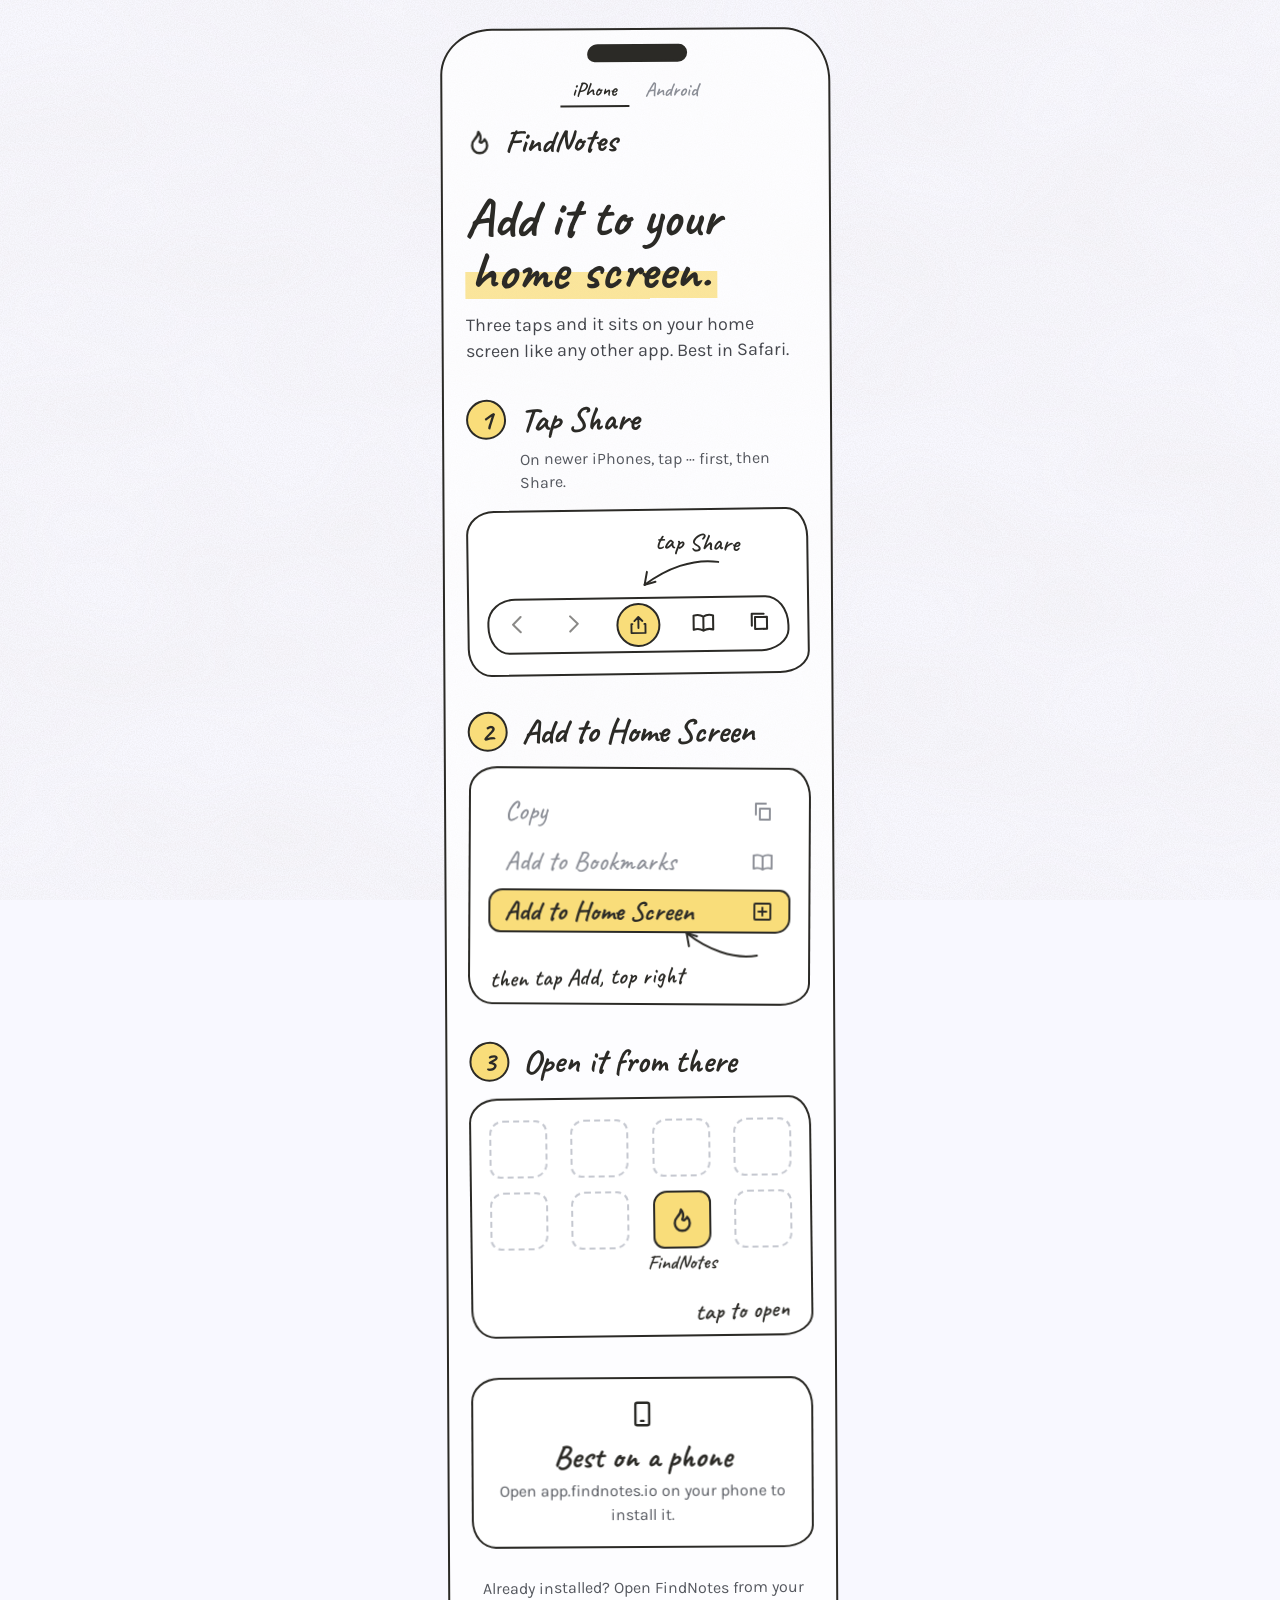
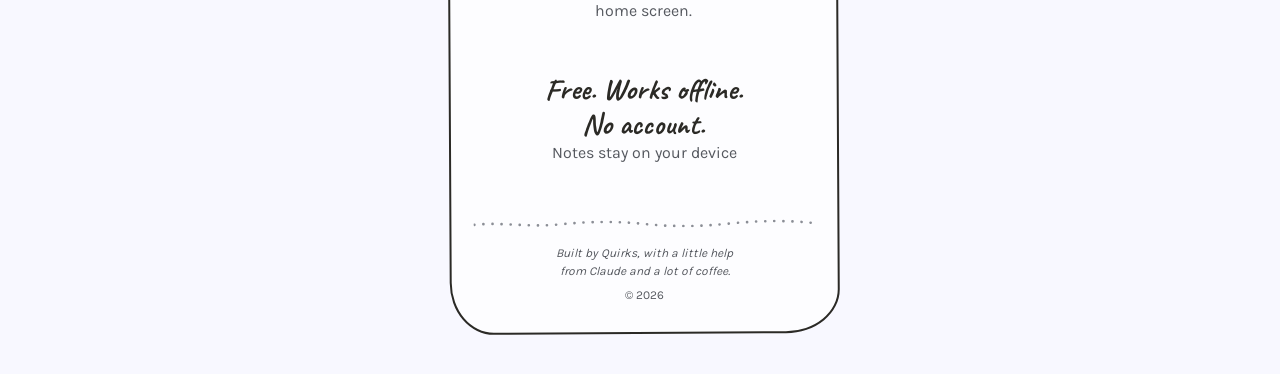
<file: index.html>
<!doctype html>
<html lang="en">
<head>
  <meta charset="utf-8">
  <!-- Only this site's own files may load or run: no inline scripts, nothing from elsewhere. -->
  <meta http-equiv="Content-Security-Policy" content="default-src 'self'; script-src 'self'; style-src 'self'; img-src 'self'; object-src 'none'; base-uri 'none'; form-action 'none'">
  <!-- First: a browser tab goes to the install page before anything is drawn (see gate.js). -->
  <script src="gate.js"></script>
  <meta name="viewport" content="width=device-width, initial-scale=1, viewport-fit=cover">
  <title>FindNotes</title>
  <meta name="description" content="Lists that can grow into notes.">
  <meta name="color-scheme" content="dark">
  <meta name="theme-color" content="#15181a">
  <!-- After theme-color, so it can set that too -->
  <script src="theme.js"></script>
  <link rel="icon" href="icon.svg" type="image/svg+xml">
  <link rel="manifest" href="manifest.webmanifest">
  <link rel="apple-touch-icon" href="apple-touch-icon.png">
  <!-- iPhones ignore the manifest's background_color and show white while the app starts,
       unless there is a launch image the exact size of the screen. One per iPhone screen size. -->
  <link rel="apple-touch-startup-image" href="splash/launch-1320x2868.png" media="(device-width: 440px) and (device-height: 956px) and (-webkit-device-pixel-ratio: 3) and (orientation: portrait)">
  <link rel="apple-touch-startup-image" href="splash/launch-1290x2796.png" media="(device-width: 430px) and (device-height: 932px) and (-webkit-device-pixel-ratio: 3) and (orientation: portrait)">
  <link rel="apple-touch-startup-image" href="splash/launch-1284x2778.png" media="(device-width: 428px) and (device-height: 926px) and (-webkit-device-pixel-ratio: 3) and (orientation: portrait)">
  <link rel="apple-touch-startup-image" href="splash/launch-1260x2736.png" media="(device-width: 420px) and (device-height: 912px) and (-webkit-device-pixel-ratio: 3) and (orientation: portrait)">
  <link rel="apple-touch-startup-image" href="splash/launch-1242x2688.png" media="(device-width: 414px) and (device-height: 896px) and (-webkit-device-pixel-ratio: 3) and (orientation: portrait)">
  <link rel="apple-touch-startup-image" href="splash/launch-1242x2208.png" media="(device-width: 414px) and (device-height: 736px) and (-webkit-device-pixel-ratio: 3) and (orientation: portrait)">
  <link rel="apple-touch-startup-image" href="splash/launch-1206x2622.png" media="(device-width: 402px) and (device-height: 874px) and (-webkit-device-pixel-ratio: 3) and (orientation: portrait)">
  <link rel="apple-touch-startup-image" href="splash/launch-1179x2556.png" media="(device-width: 393px) and (device-height: 852px) and (-webkit-device-pixel-ratio: 3) and (orientation: portrait)">
  <link rel="apple-touch-startup-image" href="splash/launch-1170x2532.png" media="(device-width: 390px) and (device-height: 844px) and (-webkit-device-pixel-ratio: 3) and (orientation: portrait)">
  <link rel="apple-touch-startup-image" href="splash/launch-1125x2436.png" media="(device-width: 375px) and (device-height: 812px) and (-webkit-device-pixel-ratio: 3) and (orientation: portrait)">
  <link rel="apple-touch-startup-image" href="splash/launch-828x1792.png" media="(device-width: 414px) and (device-height: 896px) and (-webkit-device-pixel-ratio: 2) and (orientation: portrait)">
  <link rel="apple-touch-startup-image" href="splash/launch-750x1334.png" media="(device-width: 375px) and (device-height: 667px) and (-webkit-device-pixel-ratio: 2) and (orientation: portrait)">
  <meta name="apple-mobile-web-app-capable" content="yes">
  <meta name="mobile-web-app-capable" content="yes">
  <meta name="apple-mobile-web-app-title" content="FindNotes">
  <meta name="apple-mobile-web-app-status-bar-style" content="black-translucent">
  <link rel="stylesheet" href="styles.css">
  <!-- Fetch all the modules at once, instead of finding db.js and editor.js only after app.js has loaded -->
  <link rel="modulepreload" href="app.js">
  <link rel="modulepreload" href="db.js">
  <link rel="modulepreload" href="editor.js">
</head>
<body>
  <!-- The opening screen: the flame draws itself, then the name appears, in the theme's colours.
       app.js fades it out once the lists are ready (at least 1.7 seconds after launch).
       Its first frame is the empty screen, the same as the iPhone launch images in splash/. -->
  <div class="boot" id="boot" aria-hidden="true">
    <svg class="boot-flame" viewBox="0 0 24 24">
      <path pathLength="1" d="M12 12c2-2.96 0-7-1-8 0 3.038-1.773 4.741-3 6-1.226 1.26-2 3.24-2 5a6 6 0 1 0 12 0c0-1.532-1.056-3.94-2-5-1.786 3-2.791 3-4 2z"/>
    </svg>
    <div class="boot-name">FindNotes</div>
  </div>

  <!-- Icon sprite: define each icon once, reuse it with <use> -->
  <svg class="sprite" width="0" height="0" aria-hidden="true">
    <symbol id="i-flame" viewBox="0 0 24 24">
      <path d="M12 12c2-2.96 0-7-1-8 0 3.038-1.773 4.741-3 6-1.226 1.26-2 3.24-2 5a6 6 0 1 0 12 0c0-1.532-1.056-3.94-2-5-1.786 3-2.791 3-4 2z"/>
    </symbol>
    <symbol id="i-search" viewBox="0 0 24 24">
      <circle cx="10" cy="10" r="6.5"/><path d="M20 20l-5.2-5.2"/>
    </symbol>
    <symbol id="i-dots" viewBox="0 0 24 24">
      <circle cx="5" cy="12" r="1.2"/><circle cx="12" cy="12" r="1.2"/><circle cx="19" cy="12" r="1.2"/>
    </symbol>
    <symbol id="i-plus" viewBox="0 0 24 24">
      <path d="M12 5v14M5 12h14"/>
    </symbol>
    <symbol id="i-check" viewBox="0 0 24 24">
        <path d="M5 12.5l4.5 4.5L19 7.5"/>
    </symbol>
    <symbol id="i-clock" viewBox="0 0 24 24">
        <path d="M12 3a9 9 0 1 0 0 18 9 9 0 0 0 0-18zM12 7v5l3 2"/>
    </symbol>
    <symbol id="i-archive" viewBox="0 0 24 24">
        <path d="M3.5 5h17v4h-17zM5 9v10a1 1 0 0 0 1 1h12a1 1 0 0 0 1-1V9M10 13h4"/>
    </symbol>
    <symbol id="i-restore" viewBox="0 0 24 24">
        <path d="M3 12a9 9 0 1 0 2.6-6.4L3 8M3 3v5h5"/>
    </symbol>
    <symbol id="i-out" viewBox="0 0 24 24">
        <path d="M7 17L17 7M9 7h8v8"/>
    </symbol>
    <symbol id="i-back" viewBox="0 0 24 24">
        <path d="M15 5l-7 7 7 7"/>
    </symbol>
    <symbol id="i-bullets" viewBox="0 0 24 24"><g fill="none" stroke="currentColor" stroke-width="1.8" stroke-linecap="round"><path d="M9 6h11M9 12h11M9 18h11"/></g><g fill="currentColor"><circle cx="4.5" cy="6" r="1.4"/><circle cx="4.5" cy="12" r="1.4"/><circle cx="4.5" cy="18" r="1.4"/></g></symbol>
    <symbol id="i-task" viewBox="0 0 24 24"><g fill="none" stroke="currentColor" stroke-width="1.8" stroke-linecap="round" stroke-linejoin="round"><rect x="3.5" y="3.5" width="17" height="17" rx="4.5"/><path d="M8 12.3l2.7 2.7L16.2 9.4"/></g></symbol>
    <symbol id="i-grip" viewBox="0 0 24 24">
        <path d="M5 9h14M5 15h14"/>
    </symbol>
    <symbol id="i-flip" viewBox="0 0 24 24">
        <path d="M4 8h14l-3-3M20 16H6l3 3"/>
    </symbol>
    <symbol id="i-close" viewBox="0 0 24 24">
        <path d="M6 6l12 12M18 6L6 18"/>
    </symbol>
    <symbol id="i-note" viewBox="0 0 24 24">
        <path d="M6 3h9l4 4v13a1 1 0 0 1-1 1H6a1 1 0 0 1-1-1V4a1 1 0 0 1 1-1zM14 3v5h5M8.5 13h7M8.5 17h5"/>
    </symbol>
    <symbol id="i-bookmark" viewBox="0 0 24 24">
        <path d="M7 4h10a1 1 0 0 1 1 1v15l-6-4-6 4V5a1 1 0 0 1 1-1z"/>
    </symbol>
    <symbol id="i-trash" viewBox="0 0 24 24">
        <path d="M4 7h16M10 11v6M14 11v6M5 7l1 12a2 2 0 0 0 2 2h8a2 2 0 0 0 2-2l1-12M9 7V4h6v3"/>
    </symbol>
    <symbol id="i-eraser" viewBox="0 0 24 24">
        <path d="M8.5 19.5 4 15a1.5 1.5 0 0 1 0-2.1l8.9-8.9a1.5 1.5 0 0 1 2.1 0l5 5a1.5 1.5 0 0 1 0 2.1l-8 8.4M9.5 9.5l6 6M8.5 19.5H20"/>
    </symbol>
    <symbol id="i-list" viewBox="0 0 24 24">
      <path d="M9 6h11M9 12h11M9 18h11M4.5 6h.01M4.5 12h.01M4.5 18h.01"/>
    </symbol>
    <symbol id="i-compass" viewBox="0 0 24 24">
      <circle cx="12" cy="12" r="9"/><path d="M15.5 8.5l-2 5-5 2 2-5z"/>
    </symbol>
    <symbol id="i-mountain" viewBox="0 0 24 24">
      <path d="M3 19L9.5 8l3.5 5.5 2-3L21 19H3z"/>
    </symbol>
    <symbol id="i-map" viewBox="0 0 24 24">
      <path d="M9 4L3 6.5V20l6-2.5 6 2.5 6-2.5V4l-6 2.5L9 4zM9 4v13.5M15 6.5V20"/>
    </symbol>
    <symbol id="i-tent" viewBox="0 0 24 24">
      <path d="M3 19L12 5l9 14H3zM12 5v14"/>
    </symbol>
    <symbol id="i-anchor" viewBox="0 0 24 24">
      <circle cx="12" cy="5" r="2"/><path d="M12 7v13M6 12H4c0 4.4 3.6 8 8 8s8-3.6 8-8h-2M9 11h6"/>
    </symbol>
    <symbol id="i-moon" viewBox="0 0 24 24">
      <path d="M20 14.5A8 8 0 1 1 9.5 4a6.5 6.5 0 0 0 10.5 10.5z"/>
    </symbol>
    <symbol id="i-sun" viewBox="0 0 24 24">
      <circle cx="12" cy="12" r="4"/><path d="M12 3v2M12 19v2M3 12h2M19 12h2M5.6 5.6L7 7M17 17l1.4 1.4M18.4 5.6L17 7M7 17l-1.4 1.4"/>
    </symbol>
    <symbol id="i-leaf" viewBox="0 0 24 24">
      <path d="M5 19C5 10 10 5 19 5c0 9-5 14-14 14zM5 19c3-5 6-8 10-10"/>
    </symbol>
    <symbol id="i-star" viewBox="0 0 24 24">
      <path d="M12 3.5l2.6 5.3 5.9.9-4.2 4.1 1 5.8L12 16.9l-5.3 2.7 1-5.8-4.2-4.1 5.9-.9z"/>
    </symbol>
    <symbol id="i-heart" viewBox="0 0 24 24">
      <path d="M12 20s-7.5-4.6-7.5-10A4.5 4.5 0 0 1 12 7.5 4.5 4.5 0 0 1 19.5 10C19.5 15.4 12 20 12 20z"/>
    </symbol>
    <symbol id="i-pencil" viewBox="0 0 24 24">
      <path d="M15 4.5l4.5 4.5L8.5 20H4v-4.5zM13 6.5l4.5 4.5"/>
    </symbol>
    <symbol id="i-archive-in" viewBox="0 0 24 24">
      <path d="M3.5 4h17v4h-17zM5 8v11a1 1 0 0 0 1 1h12a1 1 0 0 0 1-1V8M12 11v6M9.5 14.5L12 17l2.5-2.5"/>
    </symbol>
    <symbol id="i-history" viewBox="0 0 24 24">
      <path d="M3 12a9 9 0 1 0 2.6-6.4L3 8M3 3v5h5M12 7.5V12l3 2"/>
    </symbol>
    <symbol id="i-box" viewBox="0 0 24 24">
      <path d="M3.5 4h17v4h-17zM5 8v11a1 1 0 0 0 1 1h12a1 1 0 0 0 1-1V8M10 12h4"/>
    </symbol>
    <symbol id="i-marker" viewBox="0 0 24 24">
      <path d="M14.5 4.5l5 5-8 8h-5v-5zM6.5 12.5l5 5M4 21h9"/>
    </symbol>
    <symbol id="i-sliders" viewBox="0 0 24 24">
      <path d="M4 7h9M19 7h1M4 17h3M13 17h7"/><circle cx="16" cy="7" r="2.5"/><circle cx="10" cy="17" r="2.5"/>
    </symbol>
  </svg>

  <div id="app">
    <div class="tint-refresh" id="tint-refresh" aria-hidden="true" hidden></div>
    <header class="header" id="header">
      <div class="whos" id="whos">
        <button class="who" id="who" aria-label="Edit list name and icon" aria-haspopup="dialog">
          <span class="tile">
            <svg class="icon" aria-hidden="true"><use id="tile-icon" href="#i-list"/></svg>
          </span>
          <h1 id="title">FindNotes</h1>
        </button>
      </div>
      <button class="icon-btn" id="search-btn" aria-label="Search">
        <svg class="icon"><use href="#i-search"/></svg>
      </button>
      <button class="icon-btn" id="menu-btn" aria-label="List options" aria-haspopup="true" aria-expanded="false">
        <svg class="icon"><use href="#i-dots"/></svg>
      </button>
    </header>

    <div class="banner" id="banner" role="alert" hidden>
      <span id="banner-text"></span>
      <button id="banner-action"></button>
    </div>

    <div class="stage" id="stage">
        <main class="list" id="list" role="list"></main>
    </div>
    <nav class="dots" id="dots" aria-label="Lists" hidden></nav>
    <div class="selbar" id="selbar" hidden>
        <div class="sel-fill" id="sel-fill"></div>
        <span class="sel-hint" id="sel-hint"></span>
        <button class="sel-knob" id="sel-knob" aria-label="Archive selected">
            <svg class="icon" aria-hidden="true"><use href="#i-archive"/></svg>
            <span class="sel-label">Archive</span>
        </button>
        <button class="sel-x" id="sel-x" aria-label="Clear selection">
            <svg class="icon" aria-hidden="true"><use href="#i-close"/></svg>
        </button>
    </div>


    <div class="selbar" id="listbar" hidden>
        <div class="sel-fill"></div>
        <span class="sel-hint" id="listbar-hint"></span>
        <button class="sel-knob" aria-label="Archive this list">
            <svg class="icon" aria-hidden="true"><use href="#i-archive"/></svg>
            <span class="sel-label">Archive</span>
        </button>
        <button class="sel-x" id="listbar-x" aria-label="Cancel">
            <svg class="icon" aria-hidden="true"><use href="#i-close"/></svg>
        </button>
    </div>

    <button class="addbar" id="add">
        <span>Add an item</span>
        <span class="addbar-plus" aria-hidden="true"><svg class="icon"><use href="#i-plus"/></svg></span>
    </button>

    <div class="scrim" id="scrim"></div>
    <section class="drawer" id="drawer" role="dialog" aria-modal="true" aria-label="New item">
        <button class="grab" id="grab" aria-label="Expand note" aria-expanded="false"><span></span></button>
        <div class="drawer-top" id="drawer-top">
            <span id="hint"><span id="hint-done" hidden>Completed</span><svg class="icon hint-icon" id="hint-icon" aria-hidden="true" hidden><use href="#i-clock"/></svg><span id="hint-text"></span></span>
            <span class="drawer-actions">
                <button class="icon-btn" id="trash" aria-label="Clear draft" hidden>
                    <svg class="icon" aria-hidden="true"><use href="#i-eraser"/></svg>
                </button>
                <button class="icon-btn" id="bookmark" aria-label="Bookmark" aria-pressed="false" hidden>
                    <svg class="icon" aria-hidden="true"><use href="#i-bookmark"/></svg>
                </button>
                <button class="icon-btn" id="done" aria-label="Close">
                    <svg class="icon" aria-hidden="true"><use id="done-icon" href="#i-plus"/></svg><svg class="done-morph" viewBox="0 0 28 28" aria-hidden="true"><circle class="m-ring" cx="14" cy="14" r="11"/><path class="m-x m-x1" d="M10 10l8 8"/><path class="m-x m-x2" d="M18 10l-8 8"/><path class="m-tick" d="M9.5 14.5l3 3 6-6.5"/></svg>
                </button>
            </span>
        </div>
        <!-- On a full-page note the title, list and note scroll together under the top bar -->
        <div class="note-scroll" id="note-scroll">
            <div class="title-field" id="title-field">
                <span class="title-mark" aria-hidden="true"><span id="title-mark"></span></span>
                <input id="item-title" type="text" placeholder="What do you need to do?" autocomplete="off" enterkeyhint="next">
            </div>
            <div class="meta" id="meta">
                <span class="meta-list"><svg class="icon meta-icon" aria-hidden="true"><use id="meta-icon" href="#i-list"/></svg><span id="meta-list"></span></span>
                <span id="meta-date"></span>
            </div>
            <div id="item-body" aria-label="Description"></div>
        </div>
        <!-- Bottom row: formatting once full-page, and the Add button for a new item -->
        <div class="drawer-foot">
        <div class="fmtbar" id="fmtbar" role="toolbar" aria-label="Formatting">
            <button data-cmd="h" aria-label="Heading" aria-pressed="false"><span class="fmt-h">H<sub>2</sub></span></button>
            <button data-cmd="h3" aria-label="Smaller heading" aria-pressed="false"><span class="fmt-h">H<sub>3</sub></span></button>
            <button data-cmd="b" aria-label="Bold" aria-pressed="false"><span class="fmt-b">B</span></button>
            <button data-cmd="i" aria-label="Italic" aria-pressed="false"><span class="fmt-i">I</span></button>
            <button data-cmd="li" aria-label="Bulleted list" aria-pressed="false"><svg class="icon" aria-hidden="true"><use href="#i-bullets"/></svg></button>
            <button data-cmd="task" aria-label="Tick box list" aria-pressed="false"><svg class="icon" aria-hidden="true"><use href="#i-task"/></svg></button>
            <button data-cmd="m" aria-label="Highlight" aria-pressed="false"><svg class="icon" aria-hidden="true"><use href="#i-marker"/></svg></button>
        </div>
        <button class="add-item" id="add-item" hidden><svg class="icon" aria-hidden="true"><use href="#i-plus"/></svg>Add<span class="add-item-more">item</span></button>
        </div>
    </section>
       <div class="menu-scrim" id="menu-scrim" hidden></div>
   <div class="menu" id="menu" hidden>
     <button class="about-list" data-action="all"><svg class="icon" aria-hidden="true"><use href="#i-list"/></svg>All lists</button>
     <button data-action="new"><svg class="icon" aria-hidden="true"><use href="#i-plus"/></svg>New list</button>
     <button class="about-list" data-action="edit"><svg class="icon" aria-hidden="true"><use href="#i-pencil"/></svg>Edit list</button>
     <button data-action="reorder"><svg class="icon" aria-hidden="true"><use href="#i-grip"/></svg>Reorder</button>
     <hr>
     <button class="about-list" data-action="archive-this" id="menu-archive-this"><svg class="icon" aria-hidden="true"><use href="#i-archive-in"/></svg>Archive this list</button>
     <button data-action="archive"><svg class="icon" aria-hidden="true"><use href="#i-history"/></svg>View archive</button>
     <button data-action="settings"><svg class="icon" aria-hidden="true"><use href="#i-sliders"/></svg>Settings</button>
   </div>

   <div class="menu-scrim" id="edit-scrim" hidden></div>
   <div class="listedit" id="listedit" role="dialog" aria-labelledby="listedit-title" hidden>
     <h3 class="listedit-title" id="listedit-title">Edit list</h3>
     <input class="title-input" id="title-input" type="text" maxlength="40" placeholder="List name" aria-label="List name" autocomplete="off" enterkeyhint="done">
     <div class="listedit-label">Icon</div>
     <div class="icon-grid" id="icon-grid" role="radiogroup" aria-label="List icon"></div>
     <div class="listedit-actions">
       <button class="setting-btn" id="listedit-cancel">Cancel</button>
       <button class="setting-btn go" id="listedit-save">Save</button>
     </div>
   </div>

   <section class="screen" id="all-lists" role="dialog" aria-modal="true" aria-label="All lists" hidden>
     <header class="header">
       <span class="tile"><svg class="icon" aria-hidden="true"><use href="#i-flame"/></svg></span>
       <h2>All lists</h2>
       <button class="icon-btn" id="all-search-btn" aria-label="Search">
         <svg class="icon"><use href="#i-search"/></svg>
       </button>
       <button class="icon-btn" id="all-menu-btn" aria-label="Options" aria-haspopup="true" aria-expanded="false">
         <svg class="icon"><use href="#i-dots"/></svg>
       </button>
     </header>
     <div class="screen-body">
       <h3 class="list-label" id="all-count"></h3>
       <div id="all-rows"></div>
     </div>
     <button class="addbar" id="all-new">
       <span>Add a list</span>
       <span class="addbar-plus" aria-hidden="true"><svg class="icon"><use href="#i-plus"/></svg></span>
     </button>
   </section>
   <section class="screen" id="reorder" role="dialog" aria-modal="true" aria-label="Reorder" hidden>
     <header class="header">
       <span class="tile"><svg class="icon" aria-hidden="true"><use id="reorder-icon" href="#i-flame"/></svg></span>
       <h2 id="reorder-title">All lists</h2>
       <button class="icon-btn" id="reorder-flip" aria-label="Move the grips to the other side">
         <svg class="icon" aria-hidden="true"><use href="#i-flip"/></svg>
       </button>
       <button class="done-pill" id="reorder-done">Done</button>
     </header>
     <div class="screen-body" id="reorder-body">
       <h3 class="list-label">Drag to reorder</h3>
       <div id="reorder-rows" role="list"></div>
     </div>
   </section>
   <section class="screen" id="archive" role="dialog" aria-modal="true" aria-label="Archive" hidden>
     <header class="header">
       <button class="icon-btn" id="archive-back" aria-label="Back">
         <svg class="icon" aria-hidden="true"><use href="#i-back"/></svg>
       </button>
       <h2>Archive</h2>
     </header>
     <div class="screen-body" id="archive-body"></div>
     <div class="archbar" id="archbar" data-mode="idle">
       <p class="arch-hint" id="arch-hint">Press and hold to pick several</p>
       <div class="arch-pick">
         <button class="arch-btn" id="arch-restore"><svg class="icon" aria-hidden="true"><use href="#i-restore"/></svg><span></span></button>
         <button class="arch-btn danger" id="arch-delete"><svg class="icon" aria-hidden="true"><use href="#i-trash"/></svg><span></span></button>
       </div>
       <div class="selbar" id="restorebar">
         <div class="sel-fill"></div>
         <span class="sel-hint" id="restorebar-hint"></span>
         <button class="sel-knob" id="restorebar-knob" aria-label="Restore">
           <svg class="icon" aria-hidden="true"><use href="#i-restore"/></svg>
           <span class="sel-label">Restore</span>
         </button>
         <button class="sel-x" id="restorebar-x" aria-label="Cancel">
           <svg class="icon" aria-hidden="true"><use href="#i-close"/></svg>
         </button>
       </div>
       <div class="selbar danger" id="deletebar">
         <div class="sel-fill"></div>
         <span class="sel-hint" id="deletebar-hint"></span>
         <button class="sel-knob" id="deletebar-knob" aria-label="Delete for good">
           <svg class="icon" aria-hidden="true"><use href="#i-trash"/></svg>
           <span class="sel-label">Delete</span>
         </button>
         <button class="sel-x" id="deletebar-x" aria-label="Cancel">
           <svg class="icon" aria-hidden="true"><use href="#i-close"/></svg>
         </button>
       </div>
     </div>
   </section>
   <section class="screen" id="search" role="dialog" aria-modal="true" aria-label="Search" hidden>
     <header class="header">
       <button class="icon-btn" id="search-back" aria-label="Back">
         <svg class="icon" aria-hidden="true"><use href="#i-back"/></svg>
       </button>
       <label class="search-field">
         <svg class="icon" aria-hidden="true"><use href="#i-search"/></svg>
         <input class="search-input" id="search-input" type="search" placeholder="Search all lists" aria-label="Search all lists" autocomplete="off" autocapitalize="off" spellcheck="false" enterkeyhint="search">
       </label>
     </header>
     <div class="screen-body" id="search-body"></div>
   </section>
   <section class="screen" id="settings" role="dialog" aria-modal="true" aria-label="Settings" hidden>
     <header class="header">
       <button class="icon-btn" id="settings-back" aria-label="Back">
         <svg class="icon" aria-hidden="true"><use href="#i-back"/></svg>
       </button>
       <h2>Settings</h2>
     </header>
     <div class="screen-body settings-body">
       <h3 class="group-label">Appearance</h3>
       <div class="group">
         <div class="setting">
           <span class="setting-label">Theme<small id="theme-note" hidden>Sketch is always light</small></span>
           <div class="seg" id="theme-seg" role="radiogroup" aria-label="Theme">
             <button role="radio" data-theme-choice="light">Light</button>
             <button role="radio" data-theme-choice="dark">Dark</button>
             <button role="radio" data-theme-choice="auto">Auto</button>
           </div>
         </div>
         <div class="setting">
           <span class="setting-label" id="sketch-label">Sketch style<small>A hand-drawn look</small></span>
           <button class="switch" id="sketch-switch" role="switch" aria-checked="false" aria-labelledby="sketch-label"></button>
         </div>
         <div class="setting">
           <span class="setting-label" id="icons-label">Show icons<small>Next to lists and menu items</small></span>
           <button class="switch" id="icons-switch" role="switch" aria-checked="true" aria-labelledby="icons-label"></button>
         </div>
       </div>
       <h3 class="group-label">Your data</h3>
       <div class="group">
         <div class="setting">
           <span class="setting-label">Export a backup<small>Notes only live on this phone, so keep a copy</small></span>
           <button class="setting-btn" id="export-btn">Export</button>
         </div>
         <div class="setting">
           <span class="setting-label">Restore from a backup<small>Adds to what is here</small></span>
           <button class="setting-btn" id="import-btn">Restore</button>
         </div>
         <div class="setting">
           <span class="setting-label" id="cleanup-label">Auto clean-up<small>Deletes archived things for good</small></span>
           <button class="switch" id="cleanup-switch" role="switch" aria-checked="false" aria-labelledby="cleanup-label"></button>
         </div>
         <div class="setting">
           <label class="setting-label" for="cleanup-days">Days in the archive<small>Before clean-up deletes them</small></label>
           <input class="days" id="cleanup-days" type="number" inputmode="numeric" min="1" max="999" value="30">
         </div>
       </div>
       <input type="file" id="import-file" accept="application/json,.json" hidden>
       <p class="setting-note" id="backup-status" role="status"></p>
       <h3 class="group-label">About</h3>
       <div class="group">
         <div class="setting"><span>Your notes</span><span class="setting-value" id="counts"></span></div>
         <div class="setting">
           <span class="setting-label">Version <span class="setting-value" id="version"></span><small id="update-note"></small>
             <a class="whats-new" href="https://findnotes.io/whats-new.html" target="_blank" rel="noopener"><span class="wn-stage">Alpha</span>What's new<svg class="icon" aria-hidden="true"><use href="#i-out"/></svg></a></span>
           <button class="setting-btn" id="update-btn">Check</button>
         </div>
         <div class="setting">
           <span class="setting-label" id="autoupdate-label">Update automatically<small>Small updates, when you next open the app</small></span>
           <button class="switch" id="autoupdate-switch" role="switch" aria-checked="false" aria-labelledby="autoupdate-label"></button>
         </div>
         <div class="setting">
           <span class="setting-label">Reset storage<small>Deletes every list and note here</small></span>
           <button class="setting-btn danger" id="reset-btn">Reset</button>
         </div>
       </div>
       <p class="made-by">Built by Quirks, with a little help<small>from Claude and a lot of coffee.</small></p>
     </div>
     <div class="selbar danger" id="cleanupbar" hidden>
       <div class="sel-fill"></div>
       <span class="sel-hint" id="cleanupbar-hint"></span>
       <button class="sel-knob" aria-label="Turn on auto clean-up">
         <svg class="icon" aria-hidden="true"><use href="#i-trash"/></svg>
         <span class="sel-label">Turn on</span>
       </button>
       <button class="sel-x" id="cleanupbar-x" aria-label="Cancel">
         <svg class="icon" aria-hidden="true"><use href="#i-close"/></svg>
       </button>
     </div>
     <div class="selbar danger" id="resetbar" hidden>
       <div class="sel-fill"></div>
       <span class="sel-hint" id="resetbar-hint"></span>
       <button class="sel-knob" aria-label="Delete every list and note">
         <svg class="icon" aria-hidden="true"><use href="#i-trash"/></svg>
         <span class="sel-label">Reset</span>
       </button>
       <button class="sel-x" id="resetbar-x" aria-label="Cancel">
         <svg class="icon" aria-hidden="true"><use href="#i-close"/></svg>
       </button>
     </div>
   </section>
    <div class="toast" id="toast" role="status" aria-live="polite"></div>
  </div>

  <!-- Row shapes, cloned by app.js. Fixed markup only: user text is added with textContent. -->
  <template id="tpl-row">
    <div class="row" role="listitem">
      <button class="check" role="checkbox" aria-label="Done">
        <span class="circle"><svg class="icon" aria-hidden="true"><use href="#i-check"/></svg></span>
      </button>
      <button class="row-text">
        <span class="row-title"></span>
        <span class="row-sub"></span>
      </button>
    </div>
  </template>
  <template id="tpl-all-row">
    <button class="all-row">
      <span class="tile small"><svg class="icon" aria-hidden="true"><use href="#i-list"/></svg></span>
      <span class="all-name"></span>
      <span class="all-count"></span>
    </button>
  </template>
  <template id="tpl-arch-row">
    <div class="arch-row">
      <span class="circle" aria-hidden="true"><svg class="icon"><use href="#i-check"/></svg></span>
      <span class="tile small"><svg class="icon" aria-hidden="true"><use href="#i-list"/></svg></span>
      <span class="arch-text"><span class="arch-name"></span><span class="arch-sub"></span></span>
      <button class="icon-btn" data-act="restore"><svg class="icon" aria-hidden="true"><use href="#i-restore"/></svg></button>
    </div>
  </template>
  <template id="tpl-search-row">
    <button class="search-row"><span class="search-title"></span><span class="search-where"></span><span class="search-snippet"></span></button>
  </template>
  <template id="tpl-icon-choice">
    <button role="radio"><svg class="icon" aria-hidden="true"><use href="#i-list"/></svg></button>
  </template>

  <script type="module" src="app.js"></script>
</body>
</html>
</file>
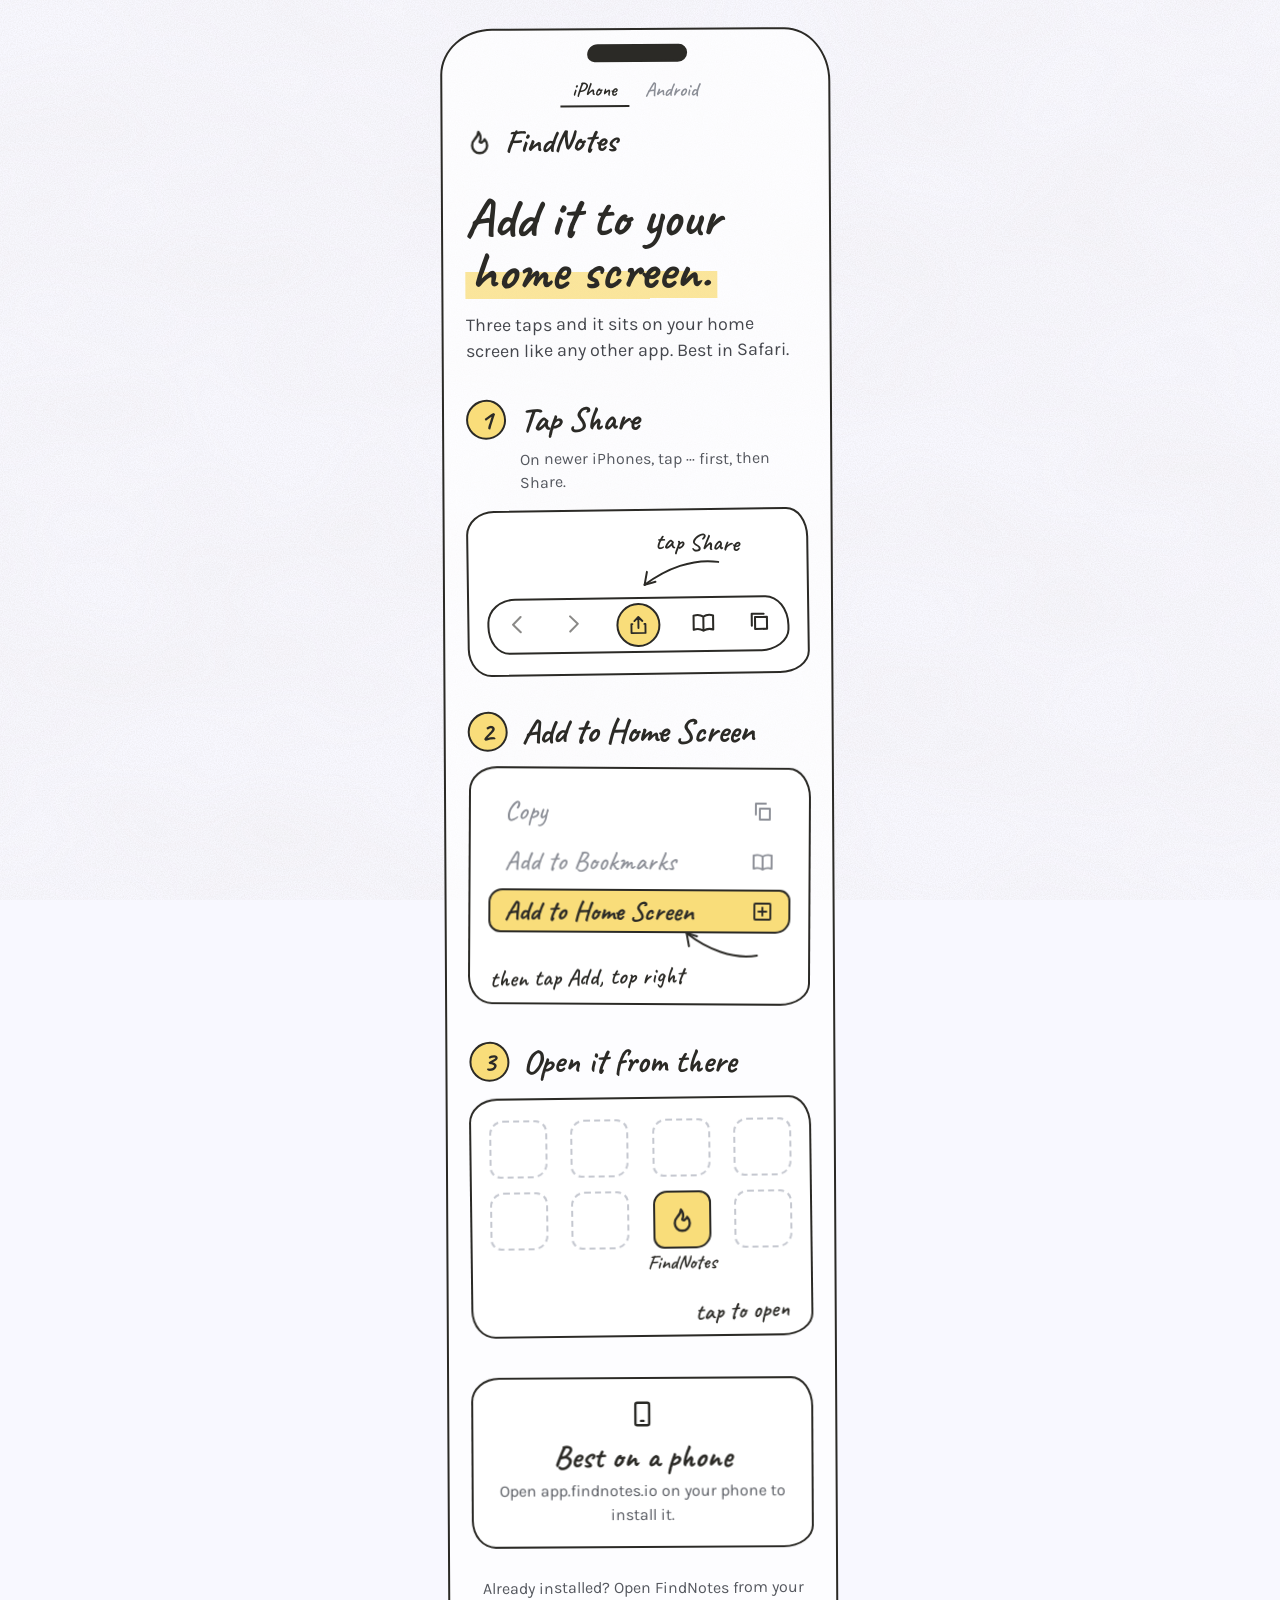
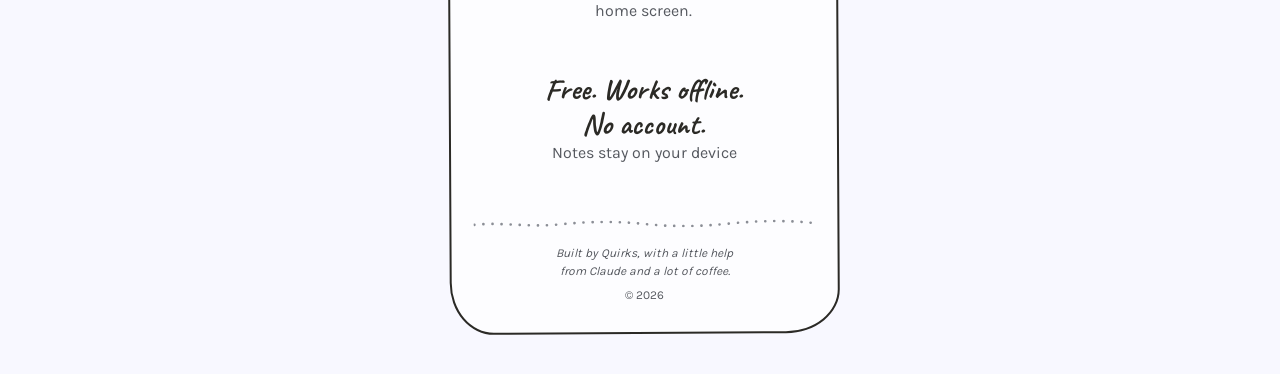
<file: welcome.html>
<!doctype html>
<html lang="en">
<head>
<meta charset="utf-8">
<script src="gate.js"></script>
<meta name="viewport" content="width=device-width, initial-scale=1, viewport-fit=cover">
<title>Install FindNotes</title>
<meta name="description" content="Add FindNotes to your home screen. Free, works offline, no account.">
<meta name="theme-color" content="#f8f8ff">
<link rel="icon" href="icon.svg" type="image/svg+xml">
<link rel="manifest" href="manifest.webmanifest">
<link rel="apple-touch-icon" href="apple-touch-icon.png">
<link rel="preload" href="fonts/Caveat.woff2" as="font" type="font/woff2" crossorigin>
<style>
/* The same bundled fonts as the app's Sketch style: Caveat to write, Karla to read */
@font-face{font-family:'Caveat';src:url(fonts/Caveat.woff2) format('woff2');font-weight:400 700;font-display:swap}
@font-face{font-family:'Karla';src:url(fonts/Karla.woff2) format('woff2');font-weight:400 800;font-display:swap}

/* A sketchbook on white paper: ink outlines, wobbly corners and a yellow highlighter,
   the same look as the app's Sketch style. */
:root{
  color-scheme:light;
  --ink:#2b2a26;--soft:#45474d;--muted:#55585f;--faint:#8b8e96;--dash:#c5c8d0;
  --paper:#f8f8ff;--card:#ffffff;--screen:#ffffff;--hl:#f9dd7a;--hl-soft:rgba(249,221,122,.75);--tape:rgba(249,221,122,.6);
  --hand:'Caveat','Segoe Print','Bradley Hand',cursive;
  --body:'Karla',system-ui,-apple-system,'Segoe UI',sans-serif;
}
*{box-sizing:border-box}
html{-webkit-text-size-adjust:100%}
body{margin:0;font-family:var(--body);color:var(--ink);background:var(--paper);overflow-x:hidden}
a{color:var(--ink);text-decoration:none}
button{font:inherit;color:inherit;cursor:pointer;background:none;border:0;padding:0}
button,a{-webkit-tap-highlight-color:transparent}
[hidden]{display:none!important}
:focus-visible{outline:3px dashed var(--ink);outline-offset:4px;border-radius:8px}
h1,h2,h3,p{margin:0}
.paper{position:fixed;inset:0;width:100%;height:100%;pointer-events:none;z-index:0}
.defs{position:absolute;width:0;height:0}

/* On a phone the page is the screen. On a computer it sits inside a drawn phone. */
main{position:relative;z-index:1}
.phone{position:relative;width:100%;max-width:440px;margin:0 auto;padding:calc(env(safe-area-inset-top,0px) + 22px) 22px calc(env(safe-area-inset-bottom,0px) + 30px)}
@media (min-width:600px){
  main{padding:28px 16px 40px}
  .phone{max-width:390px;padding:44px 22px 30px;background:rgba(255,255,255,.7);border:2.5px solid var(--ink);border-radius:52px 46px 54px 44px/46px 54px 44px 52px;transform:rotate(-.3deg)}
  .phone::before{content:"";position:absolute;left:50%;top:14px;width:96px;height:14px;margin-left:-48px;border:2px solid var(--ink);border-radius:20px 16px 18px 14px;background:var(--ink)}
}

.hand{font-family:var(--hand)}
.hl{background:linear-gradient(transparent 52%,var(--hl-soft) 52%,var(--hl-soft) 92%,transparent 92%);padding:0 6px}
.wob{border:2px solid var(--ink);border-radius:255px 15px 225px 15px/15px 225px 15px 255px}
.brand{display:flex;align-items:center;gap:10px;font-family:var(--hand);font-size:32px;font-weight:700;line-height:1}
.note{font-size:16px;line-height:1.45;color:var(--muted)}
.lab{position:absolute;font-family:var(--hand);font-weight:600;font-size:24px;line-height:1;white-space:nowrap}
.ar{position:absolute;pointer-events:none}
.ic{fill:none;stroke:var(--ink);stroke-width:1.9;stroke-linecap:round;stroke-linejoin:round}
.ic.dim{stroke:var(--faint)}

/* ================= PHONE: install steps ================= */
.os-switch{display:flex;justify-content:center;gap:4px;margin:-6px 0 18px}
.os-switch button{font-family:var(--hand);font-size:20px;font-weight:600;padding:3px 12px;color:var(--faint);border-bottom:2px solid transparent}
.os-switch button[aria-pressed="true"]{color:var(--ink);border-bottom-color:var(--ink)}
.title{margin-top:34px;font-family:var(--hand);font-size:54px;line-height:.98;font-weight:700;text-wrap:balance}
.lede{margin-top:14px;font-size:18px;line-height:1.45;color:var(--soft)}
.step{margin-top:36px}
.st{display:flex;align-items:center;gap:14px;font-family:var(--hand);font-size:34px;font-weight:700;line-height:1}
.num{flex:none;width:40px;height:40px;border:2px solid var(--ink);border-radius:52% 48% 50% 50%/50% 52% 48% 50%;display:grid;place-items:center;font-family:var(--hand);font-size:28px;font-weight:700;line-height:1;background:var(--hl)}
.hint{margin:8px 0 0 54px}
.card{position:relative;margin-top:16px;background:var(--card);border:2px solid var(--ink);border-radius:28px 22px 30px 24px/24px 30px 22px 28px;padding:20px 18px}
.t1{transform:rotate(-.5deg)}.t2{transform:rotate(.6deg)}.t3{transform:rotate(-.4deg)}
.scene{position:relative;height:122px}
.bar{position:absolute;left:0;right:0;top:66px;height:56px;border:2px solid var(--ink);border-radius:28px 24px 30px 22px/24px 30px 22px 28px;display:flex;justify-content:space-around;align-items:center;background:var(--screen)}
.bar.url{height:52px;justify-content:flex-start;gap:10px;padding:0 6px 0 14px}
.url-text{flex:1;font-size:16px;color:var(--soft)}
.dimmed{opacity:.55}
.hot{width:44px;height:44px;border:2px solid var(--ink);border-radius:50%;background:var(--hl);display:grid;place-items:center;animation:nudge 2.4s ease-in-out infinite}
.hot.small{width:38px;height:38px}
@keyframes nudge{0%,70%,100%{transform:scale(1)}80%{transform:scale(1.12) rotate(-4deg)}90%{transform:scale(.97)}}
.lab-share{left:56%;top:0;transform:rotate(2deg)}
.ar-share{left:50%;top:24px;width:84px;height:44px}
.lab-dots{left:8%;top:0;transform:rotate(-2deg)}
.ar-dots{left:62%;top:22px;width:84px;height:44px}
.menu{display:flex;flex-direction:column;gap:6px;padding-bottom:50px}
.row{border:2px solid transparent;color:var(--faint);display:flex;align-items:center;justify-content:space-between;gap:12px;padding:0 14px;height:44px;border-radius:14px 11px 15px 12px;font-family:var(--hand);font-size:27px;font-weight:500;line-height:1}
.row.on{background:var(--hl);border-color:var(--ink);color:var(--ink);font-weight:700}
.lab-add{left:20px;bottom:14px;transform:rotate(-1.5deg)}
.ar-add{left:62%;top:150px;width:80px;height:44px}
.home{padding-bottom:42px}
.grid{display:grid;grid-template-columns:repeat(4,58px);justify-content:space-between;row-gap:14px;align-items:start}
.tile{width:58px;height:58px;border:2px dashed var(--dash);border-radius:14px 12px 15px 11px}
.app{display:flex;flex-direction:column;align-items:center;gap:4px}
.app .tile{border:2px solid var(--ink);background:var(--hl);display:grid;place-items:center}
.app span{font-family:var(--hand);font-size:20px;line-height:1;font-weight:600}
.lab-open{right:22px;bottom:12px;transform:rotate(-2deg)}
.install-wrap{margin-top:28px;text-align:center}
.install{display:inline-flex;align-items:center;gap:12px;min-height:64px;padding:0 34px;background:var(--hl);font-family:var(--hand);font-size:36px;font-weight:700;transform:rotate(-1deg);transition:transform .15s}
.install:hover{transform:rotate(1deg) scale(1.03)}
.install:active{transform:rotate(0) scale(.97)}
.done{margin-top:22px;text-align:center}
.done .hand{font-size:34px;font-weight:700;line-height:1.05}
.by-hand{margin-top:46px;text-align:center}
.by-hand h2{font-family:var(--hand);font-size:30px;font-weight:700;line-height:1}
.after{margin-top:50px;text-align:center}
.tagline{font-family:var(--hand);font-size:30px;font-weight:700;line-height:1.15}
.center{text-align:center}
.installed{margin-top:28px}
.foot{margin-top:56px}
.dotline{display:block;width:100%;height:8px}
.foot p{margin-top:16px;text-align:center;font-size:12px;color:var(--muted)}
.foot .credit{font-style:italic;line-height:1.5}
.foot .credit + p{margin-top:8px}
.os-switch{margin:0 0 18px}
.get{margin-top:40px;text-align:center}
.get h2{margin-top:8px;font-family:var(--hand);font-size:32px;font-weight:700;line-height:1}
.get .note{margin-top:6px}
.dotline{color:var(--faint)}
.noscript{position:relative;z-index:1;padding:40px 24px;font-size:18px;text-align:center}
@media (prefers-reduced-motion:reduce){.hot{animation:none}}
</style>
</head>
<body>
<svg class="paper" aria-hidden="true">
  <defs>
    <filter id="grain" x="0" y="0" width="100%" height="100%"><feTurbulence type="fractalNoise" baseFrequency="0.85" numOctaves="3" seed="4"/><feColorMatrix type="matrix" values="0 0 0 0 0.36  0 0 0 0 0.3  0 0 0 0 0.2  0.9 0 0 0 -0.28"/></filter>
    <filter id="blotch" x="0" y="0" width="100%" height="100%"><feTurbulence type="fractalNoise" baseFrequency="0.006 0.01" numOctaves="2" seed="9"/><feColorMatrix type="matrix" values="0 0 0 0 0.62  0 0 0 0 0.52  0 0 0 0 0.32  0.5 0 0 0 -0.12"/></filter>
  </defs>
  <rect width="100%" height="100%" filter="url(#blotch)" opacity="0.12"/>
  <rect width="100%" height="100%" filter="url(#grain)" opacity="0.18"/>
</svg>
<!-- Shared icons: each is defined once and reused with <use> -->
<svg class="defs" aria-hidden="true">
  <defs><filter id="rough" x="-3%" y="-3%" width="106%" height="106%"><feTurbulence type="fractalNoise" baseFrequency="0.03" numOctaves="2" seed="2" result="t"/><feDisplacementMap in="SourceGraphic" in2="t" scale="2.5"/></filter></defs>
  <symbol id="flame" viewBox="0 0 24 24"><path d="M12 12c2-2.96 0-7-1-8 0 3.038-1.773 4.741-3 6-1.226 1.26-2 3.24-2 5a6 6 0 1 0 12 0c0-1.532-1.056-3.94-2-5-1.786 3-2.791 3-4 2z"/></symbol>
  <symbol id="back" viewBox="0 0 24 24"><path d="M15 5L8 12l7 7"/></symbol>
  <symbol id="fwd" viewBox="0 0 24 24"><path d="M9 5l7 7-7 7"/></symbol>
  <symbol id="share" viewBox="0 0 24 24"><path d="M12 15V4M8 8l4-4 4 4M6 11H5v9h14v-9h-1"/></symbol>
  <symbol id="book" viewBox="0 0 24 24"><path d="M3 6c3-1 6-1 9 1 3-2 6-2 9-1v13c-3-1-6-1-9 1-3-2-6-2-9-1zM12 7v13"/></symbol>
  <symbol id="tabs" viewBox="0 0 24 24"><path d="M8 8h11v11H8zM5 16V5h11"/></symbol>
  <symbol id="copy" viewBox="0 0 24 24"><path d="M9 9h10v11H9zM5 15V4h10"/></symbol>
  <symbol id="plus" viewBox="0 0 24 24"><path d="M5 4h14a1 1 0 0 1 1 1v14a1 1 0 0 1-1 1H5a1 1 0 0 1-1-1V5a1 1 0 0 1 1-1zM12 8v8M8 12h8"/></symbol>
  <symbol id="lock" viewBox="0 0 24 24"><path d="M6 11h12v9H6zM9 11V8a3 3 0 0 1 6 0v3"/></symbol>
  <symbol id="dots" viewBox="0 0 24 24"><circle cx="12" cy="5" r="1.4"/><circle cx="12" cy="12" r="1.4"/><circle cx="12" cy="19" r="1.4"/></symbol>
  <symbol id="arrow-up" viewBox="0 0 100 44" preserveAspectRatio="none"><path d="M96 8 C 66 4, 34 14, 8 30" vector-effect="non-scaling-stroke"/><path d="M8 30 L 11 17 M8 30 L 21 27" vector-effect="non-scaling-stroke"/></symbol>
  <symbol id="arrow-down" viewBox="0 0 100 44" preserveAspectRatio="none"><path d="M96 36 C 66 40, 34 30, 8 14" vector-effect="non-scaling-stroke"/><path d="M8 14 L 11 27 M8 14 L 21 17" vector-effect="non-scaling-stroke"/></symbol>
  <symbol id="dotline" viewBox="0 0 760 8" preserveAspectRatio="none"><path d="M2 4 C 60 1, 120 7, 190 4 S 320 1, 380 4 S 500 7, 570 4 S 700 1, 758 4" vector-effect="non-scaling-stroke"/></symbol>
  <symbol id="phone" viewBox="0 0 24 24"><path d="M8 3h8a1.5 1.5 0 0 1 1.5 1.5v15A1.5 1.5 0 0 1 16 21H8a1.5 1.5 0 0 1-1.5-1.5v-15A1.5 1.5 0 0 1 8 3zM11 17.5h2"/></symbol>
</svg>
<main>
<div class="phone" id="sec-install" hidden>
    <div class="os-switch" role="group" aria-label="Phone type">
      <button type="button" data-os="ios" aria-pressed="false">iPhone</button>
      <button type="button" data-os="android" aria-pressed="false">Android</button>
    </div>
    <div class="brand"><svg class="ic" width="30" height="30" filter="url(#rough)" aria-hidden="true"><use href="#flame"/></svg>FindNotes</div>

    <div id="os-ios">
      <h1 class="title">Add it to your <span class="hl">home screen.</span></h1>
      <p class="lede">Three taps and it sits on your home screen like any other app. Best in Safari.</p>
      <div class="step">
        <h2 class="st"><span class="num">1</span><span>Tap Share</span></h2>
        <p class="note hint">On newer iPhones, tap ··· first, then Share.</p>
        <div class="card t1" aria-hidden="true"><div class="scene">
          <div class="lab lab-share">tap Share</div>
          <svg class="ar ar-share ic" preserveAspectRatio="none" style="stroke-width:2"><use href="#arrow-up"/></svg>
          <div class="bar">
            <span class="dimmed"><svg class="ic" width="26" height="26"><use href="#back"/></svg></span>
            <span class="dimmed"><svg class="ic" width="26" height="26"><use href="#fwd"/></svg></span>
            <span class="hot"><svg class="ic" width="24" height="24"><use href="#share"/></svg></span>
            <span><svg class="ic" width="26" height="26"><use href="#book"/></svg></span>
            <span><svg class="ic" width="26" height="26"><use href="#tabs"/></svg></span>
          </div>
        </div></div>
      </div>
      <div class="step">
        <h2 class="st"><span class="num">2</span><span>Add to Home Screen</span></h2>
        <div class="card t2" aria-hidden="true">
          <div class="menu">
            <div class="row"><span>Copy</span><svg class="ic dim" width="24" height="24"><use href="#copy"/></svg></div>
            <div class="row"><span>Add to Bookmarks</span><svg class="ic dim" width="24" height="24"><use href="#book"/></svg></div>
            <div class="row on"><span>Add to Home Screen</span><svg class="ic" width="24" height="24"><use href="#plus"/></svg></div>
          </div>
          <div class="lab lab-add">then tap Add, top right</div>
          <svg class="ar ar-add ic" preserveAspectRatio="none" style="stroke-width:2"><use href="#arrow-down"/></svg>
        </div>
      </div>
    </div>

    <div id="os-android" hidden>
      <h1 class="title">Install <span class="hl">FindNotes.</span></h1>
      <p class="lede">It lands on your home screen, like any other app.</p>
      <div class="install-wrap"><button type="button" id="install" class="wob install" hidden><svg class="ic" width="30" height="30" filter="url(#rough)" aria-hidden="true"><use href="#flame"/></svg>Install FindNotes</button></div>
      <div id="done" class="done" hidden><p class="hand">Installed.</p><p class="lede">Open FindNotes from your home screen.</p></div>
      <div class="by-hand" id="by-hand" hidden><h2>Or from the menu</h2><p class="note">If the button doesn't show up.</p></div>
      <div class="step">
        <h2 class="st"><span class="num">1</span><span>Open the menu</span></h2>
        <div class="card t1" aria-hidden="true"><div class="scene">
          <div class="lab lab-dots">tap the three dots</div>
          <svg class="ar ar-dots ic" preserveAspectRatio="none" style="stroke-width:2"><use href="#arrow-up"/></svg>
          <div class="bar url">
            <svg class="ic dim" width="20" height="20"><use href="#lock"/></svg>
            <span class="url-text">app.findnotes.io</span>
            <span><svg class="ic" width="24" height="24"><use href="#tabs"/></svg></span>
            <span class="hot small"><svg width="22" height="22" style="fill:var(--ink)"><use href="#dots"/></svg></span>
          </div>
        </div></div>
      </div>
      <div class="step">
        <h2 class="st"><span class="num">2</span><span>Install app</span></h2>
        <div class="card t2" aria-hidden="true">
          <div class="menu">
            <div class="row"><span>New tab</span><svg class="ic dim" width="24" height="24"><use href="#plus"/></svg></div>
            <div class="row"><span>Bookmarks</span><svg class="ic dim" width="24" height="24"><use href="#book"/></svg></div>
            <div class="row on"><span>Install app</span><svg class="ic" width="24" height="24"><use href="#plus"/></svg></div>
          </div>
          <div class="lab lab-add">or Add to Home screen</div>
          <svg class="ar ar-add ic" preserveAspectRatio="none" style="stroke-width:2"><use href="#arrow-down"/></svg>
        </div>
      </div>
    </div>

    <div class="step">
      <h2 class="st"><span class="num">3</span><span>Open it from there</span></h2>
      <div class="card t3" aria-hidden="true">
        <div class="home"><div class="grid">
          <div class="tile"></div><div class="tile"></div><div class="tile"></div><div class="tile"></div><div class="tile"></div><div class="tile"></div>
          <div class="app"><div class="tile"><svg class="ic" width="30" height="30" filter="url(#rough)"><use href="#flame"/></svg></div><span>FindNotes</span></div>
          <div class="tile"></div>
        </div></div>
        <div class="lab lab-open">tap to open</div>
      </div>
    </div>

    <div class="get card" id="get" hidden>
      <svg class="ic" width="30" height="30" filter="url(#rough)" aria-hidden="true"><use href="#phone"/></svg>
      <h2>Best on a phone</h2>
      <p class="note">Open app.findnotes.io on your phone to install it.</p>
    </div>

    <p class="note center installed">Already installed? Open FindNotes from your home screen.</p>
    <div class="after"><p class="tagline">Free. Works offline.<br>No account.</p><p class="note">Notes stay on your device</p></div>
    <footer class="foot">
      <svg class="dotline" preserveAspectRatio="none" fill="none" stroke="currentColor" stroke-width="2.6" stroke-linecap="round" stroke-dasharray="0.1 9" aria-hidden="true"><use href="#dotline"/></svg>
      <p class="credit">Built by Quirks, with a little help<br>from Claude and a lot of coffee.</p>
      <p>© 2026</p>
    </footer>
  </div>
<noscript><p class="noscript">FindNotes needs JavaScript. Open this page on your phone and add it to your home screen.</p></noscript>
</main>
<script>
(function () {
  var ua = navigator.userAgent || '';
  var isIOS = /iPhone|iPad|iPod/.test(ua) || (navigator.platform === 'MacIntel' && navigator.maxTouchPoints > 1);
  var isAndroid = /Android/.test(ua);
  var kind = isIOS ? 'ios' : isAndroid ? 'android' : 'desktop';
  var q = (location.search.match(/[?&]show=(ios|android|desktop)/) || [])[1];
  if (q) kind = q;

  // The steps for your kind of phone; a computer sees the iPhone steps, and a note that
  // FindNotes installs on a phone. The iPhone / Android switch flips between the two.
  var onComputer = kind === 'desktop';
  function show(k) {
    if (k === 'desktop') k = 'ios';
    document.getElementById('sec-install').hidden = false;
    document.getElementById('get').hidden = !onComputer;
    document.getElementById('os-ios').hidden = k !== 'ios';
    document.getElementById('os-android').hidden = k !== 'android';
    document.querySelectorAll('[data-os]').forEach(function (b) { b.setAttribute('aria-pressed', String(b.getAttribute('data-os') === k)); });
  }
  var start = location.hash.replace('#', '');
  show(/^(ios|android|desktop)$/.test(start) ? start : kind);
  document.addEventListener('click', function (e) {
    var a = e.target.closest('[data-os]');
    if (!a) return;
    e.preventDefault();
    show(a.getAttribute('data-os'));
  });

  // Registering the service worker here means the app is already saved on the phone once it is
  // installed. Not on your own computer or network, where it would keep serving old files.
  var host = location.hostname;
  var local = host === 'localhost' || host === '127.0.0.1' || /\.local$/.test(host)
    || /^(10\.|192\.168\.|172\.(1[6-9]|2\d|3[01])\.)/.test(host);
  if ('serviceWorker' in navigator && !local) navigator.serviceWorker.register('sw.js').catch(function () {});

  // Android and other browsers that offer a one-tap install. The button only appears once the
  // browser offers it; until then (or if it never does) the steps by hand are what's shown.
  var deferred = null, btn = document.getElementById('install'), done = document.getElementById('done'), byHand = document.getElementById('by-hand');
  window.addEventListener('beforeinstallprompt', function (e) { e.preventDefault(); deferred = e; btn.hidden = false; byHand.hidden = false; });
  window.addEventListener('appinstalled', function () { deferred = null; done.hidden = false; btn.hidden = true; });
  btn.addEventListener('click', function () {
    if (!deferred) return;
    deferred.prompt();
    deferred.userChoice.then(function () { deferred = null; });
  });
})();
</script>
</body>
</html>
</file>
<file: styles.css>
/* Caveat and Karla are only for the Sketch style. Bundled (and saved for offline use by sw.js),
   so nothing is fetched from elsewhere. Latin letters only, to keep them small. */
@font-face {
  font-family: 'Caveat';
  src: url(fonts/Caveat.woff2) format('woff2');
  font-weight: 400 700;
  font-display: swap;
}

@font-face {
  font-family: 'Karla';
  src: url(fonts/Karla.woff2) format('woff2');
  font-weight: 400 800;
  font-display: swap;
}

/* Dark is the fallback; Settings > Theme picks Light, Dark or Auto (follow the phone).
   Dark: near-black with soft gold. Light: cool whites with a light yellow. */
:root {
  --bg: #15181a;
  --surface: #22262a;
  --bar-bg: #22262a;
  --popover-bg: #22262a; /* menu and list editor */
  --text: #f2f1ea;
  --text-muted: #9b9d96;
  --accent: #c9a95e;
  --accent-soft: rgba(201, 169, 94, 0.22); /* selected rows, the slide's trail */
  --accent-text: var(--accent); /* gold used as text, which needs more contrast in light */
  --bullet: var(--accent);
  --line: rgba(255, 255, 255, 0.1);
  --line-strong: rgba(255, 255, 255, 0.24);
  --scrim: rgba(0, 0, 0, 0.55);
  --danger: #ff7b6e;
  --toast-bg: #2a2e32;
  --toast-text: #f2f1ea;
  --toast-action: #d6b96c;
  --on-accent: #1c1c1b;
  --tile-bg: #22262a;
  --tile-text: #fff;
  --warn-bg: #3a2321;
  --warn-text: #ffb4aa;
  --shadow-float: 0 4px 14px rgba(0, 0, 0, 0.35);
  --shadow-popover: 0 8px 24px rgba(0, 0, 0, 0.35);
  /* How far the add bar sits above the bottom edge: close to the home bar, not floating high */
  --bar-bottom: calc(env(safe-area-inset-bottom, 0px) * 0.5 + 10px);
  color-scheme: dark;
}

:root[data-theme='light'] {
  --bg: #fbfbfa;
  --surface: #f0f0ee;
  --bar-bg: #f0f0ee;
  --popover-bg: #fff;
  --text: #15181a;
  --text-muted: #62666a;
  --accent: #f9dd7a; /* light yellow for fills, with ink on top */
  --accent-soft: rgba(249, 221, 122, 0.4);
  --accent-text: #8a6400; /* deep gold for text, so it reads on white */
  --bullet: #e0ad1f; /* the light yellow is too faint for a small dot */
  --line: rgba(21, 24, 26, 0.1);
  --line-strong: rgba(21, 24, 26, 0.2);
  --scrim: rgba(21, 24, 26, 0.25);
  --danger: #b3261e;
  --toast-bg: #15181a;
  --toast-text: #f2f1ea;
  --toast-action: #f9dd7a;
  --on-accent: #15181a;
  --tile-bg: #f0f0ee; /* list icon, buttons and fields: a shade darker than the page */
  --tile-text: #15181a;
  --warn-bg: #f6e3df;
  --warn-text: #7a1f16;
  --shadow-float: 0 4px 14px rgba(21, 24, 26, 0.12);
  --shadow-popover: 0 8px 24px rgba(21, 24, 26, 0.16);
  color-scheme: light;
}

* {
  box-sizing: border-box;
  margin: 0;
  padding: 0;
}

/* Without this, a rule like .icon-btn { display: grid } overrides the hidden attribute */
[hidden] {
  display: none !important;
}

html, body { overscroll-behavior: none; overflow: hidden; height: 100%; }
/* The page behind the app is the theme's colour too, so a strip the phone uncovers by the
   camera (after the keyboard has been up) matches the app instead of showing black. */
html { background: var(--bg); }

/* An app, not a page: a long press never selects words or pops up the copy menu.
   The note editor turns selection back on. */
body {
  user-select: none;
  -webkit-user-select: none;
  -webkit-touch-callout: none;
}

/* The gold caret, like the mock-ups. Sketch writes in ink. */
input, [contenteditable] { caret-color: var(--accent); }
[data-style='sketch'] :is(input, [contenteditable]) { caret-color: var(--text); }
::selection { background: var(--accent-soft); }

/* The icon sprite at the top of index.html takes no space */
:root {
  accent-color: var(--accent);
}

:focus-visible {
  outline: 2px solid var(--accent);
  outline-offset: 2px;
}

input:focus,
input:focus-visible {
  outline: 2px solid var(--accent);
  outline-offset: 0;
}

.title-input:focus,
.title-input:focus-visible,
.search-input:focus,
.search-input:focus-visible {
  outline: 0;
}

.sprite { position: absolute; }

#item-title, #item-body { scrollbar-width: none; }
#item-title::-webkit-scrollbar, #item-body::-webkit-scrollbar { display: none; }

body {
  background: var(--bg);
  color: var(--text);
  font: 16px/1.4 system-ui, sans-serif;
}

button {
  font: inherit;
  color: inherit;
  background: none;
  border: 0;
  cursor: pointer;
  text-align: left;
}

/* iOS 26 only re-reads the status bar colour when a layer at the top appears or goes away,
   not when the page colour changes. After a theme change this strip shows for a moment in
   the new colour, so the status bar picks it up. Behind everything, so nothing is seen. */
.tint-refresh {
    position: absolute;
    top: 0;
    left: 0;
    right: 0;
    height: 60px;
    background-color: var(--bg);
    pointer-events: none;
    z-index: 0;
}

/* The three rows: header, scrolling content, add bar */
/* Fixed to the screen, so the browser can't pan it when the keyboard opens.
   JavaScript shrinks it to the space above the keyboard (fitViewport).
   It has the page's colour of its own because iOS 26 colours the status bar from the fixed layer
   at the top of the screen: the drawer's scrim while it is open, then #app again once it closes.
   With no colour of its own, #app left the status bar on the scrim's dim. */
#app {
    background-color: var(--bg);
    position: fixed;
    top: 0;
    left: 0;
    right: 0;
    overflow: hidden;
    display: flex;
    flex-direction: column;
    height: 100vh;
    height: 100dvh;
    max-width: 560px;
    margin: 0 auto;
}

.header {
  display: flex;
  align-items: center;
  gap: 10px;
  padding: calc(env(safe-area-inset-top, 0px) + 8px) 14px 10px 16px; /* tucked up under the camera, like the mock-ups */
  min-height: 58px;
}

h1, h2 {
  flex: 1;
  min-width: 0;
  font-size: 22px;
  font-weight: 700;
  white-space: nowrap;
  overflow: hidden;
  text-overflow: ellipsis;
}

/* The icon and name of the current list. Neighbouring lists fade through it while you swipe. */
.whos {
  flex: 1;
  min-width: 0;
  display: grid;
}

.who {
  grid-area: 1 / 1;
  color: inherit;
  text-align: left;
  display: flex;
  align-items: center;
  gap: 10px;
  min-width: 0;
}

.who.ghost {
  pointer-events: none;
}

.header h1 {
  color: var(--text);
}

.header .icon-btn {
  color: var(--text);
}

.tile {
  width: 38px;
  height: 38px;
  border-radius: 9px;
  background: var(--tile-bg);
  color: var(--tile-text);
  display: grid;
  place-items: center;
  flex: none;
}

.tile .icon {
  width: 22px;
  height: 22px;
}

.tile.small {
  width: 42px;
  height: 42px;
  border-radius: 9px;
}

.tile.small .icon {
  width: 22px;
  height: 22px;
}

.icon-btn {
  width: 40px;
  height: 40px;
  border-radius: 10px;
  display: grid;
  place-items: center;
  color: var(--text-muted);
  flex: none;
}

.icon {
  width: 22px;
  height: 22px;
  fill: none;
  stroke: currentColor;
  stroke-width: 1.8;
  stroke-linecap: round;
  stroke-linejoin: round;
  flex: none;
}

/* The stage holds the current list and, while swiping, its neighbours */
.stage {
  position: relative;
  flex: 1;
  min-height: 0;
  overflow: hidden;
}

.list {
  position: absolute;
  inset: 0;
  touch-action: pan-y; /* the browser keeps vertical scrolling, we handle sideways swipes */
  overflow-y: auto;
  background: var(--bg);
  /* room to scroll the last item clear of the floating button */
  padding-bottom: calc(var(--bar-bottom) + 110px);
}

/* With the dots the strip is taller, so there is more to scroll clear of */
#app.has-dots .list {
  padding-bottom: calc(var(--bar-bottom) + 150px);
}

/* A solid strip under the add bar and the dots, so list text never shows through or around
   them. It fades in above, so rows slide out of sight rather than being cut off. */
.stage::after {
  content: '';
  position: absolute;
  left: 0;
  right: 0;
  bottom: 0;
  height: calc(var(--bar-bottom) + 56px + 14px + 20px);
  background: linear-gradient(to top, var(--bg) calc(100% - 20px), transparent);
  pointer-events: none;
  z-index: 2;
}

#app.has-dots .stage::after {
  height: calc(var(--bar-bottom) + 56px + 14px + 44px + 20px);
}

/* A blank list: the list's padding leaves room to scroll past the add bar, which is 40px more
   than the bar covers, so reach down over that to centre in what you can see. The arrow hangs
   below, with the same room above, so the icon and words sit in the middle. */
.list > .empty {
  min-height: calc(100% + 40px);
}

.list > .empty:has(.empty-arrow) {
  padding-top: 76px; /* 20px + the arrow and its gap */
}

/* A throwaway copy of a neighbouring list, only there during a swipe */
.pane {
  pointer-events: none;
}

.empty {
  min-height: 100%; /* centred in the space above the add bar */
  padding: 20px;
  display: flex;
  flex-direction: column;
  align-items: center;
  justify-content: center;
  gap: 6px;
  text-align: center;
  color: var(--text-muted);
}

.empty strong {
  margin-top: 6px;
  font-size: 21px;
  font-weight: 700;
  letter-spacing: -0.01em;
  color: var(--text);
}

.empty > span:not(.empty-icon) {
  max-width: 280px;
  font-size: 15px;
  line-height: 1.45;
}

/* The big icon on an empty list or archive */
.empty-icon {
  width: 88px;
  height: 88px;
  display: grid;
  place-items: center;
  border-radius: 24px;
  background: var(--surface);
  color: var(--accent-text);
}

:root[data-theme='light'] .empty-icon {
  background: var(--accent);
  color: var(--on-accent);
}

.empty-icon .icon {
  width: 42px;
  height: 42px;
  stroke-width: 1.6;
}

/* Points down at the add bar */
.empty-arrow {
  width: 28px;
  height: 40px;
  margin-top: 10px;
  fill: none;
  stroke: var(--text-muted);
  stroke-width: 1.6;
  stroke-linecap: round;
  stroke-linejoin: round;
  opacity: 0.7;
}

/* One item in the list */
.row {
  position: relative;
  isolation: isolate; /* keeps the selected row's yellow (::before) above the list, below the text */
  display: flex;
  align-items: flex-start;
  gap: 6px;
  padding: 6px 20px 6px 8px;
  user-select: none;
  -webkit-user-select: none;
  -webkit-touch-callout: none;
}

/* A thin line between rows, strongest in the middle and fading out before the edges, so
   the edges stay clean. None above the first row. */
.row + .row::after {
  content: '';
  position: absolute;
  top: 0;
  left: 12%;
  right: 12%;
  height: 1px;
  background: linear-gradient(to right, transparent, var(--line-strong) 50%, transparent);
  pointer-events: none;
}

.row.selected::after,
.row.selected + .row::after {
  display: none;
}

/* Long-press selects a row. A selected row has a gold circle and a lighter background. */
.row.selected {
  margin: 0 8px;
  padding-left: 0;
  padding-right: 12px;
}

.row.selected::before {
  content: '';
  position: absolute;
  inset: 2px 0;
  border-radius: 12px;
  background: var(--accent-soft);
  z-index: -1;
}

.row.selected .circle {
  border-color: var(--accent);
  background: var(--accent);
  color: var(--on-accent);
}

.row.selected .circle .icon {
  opacity: 1;
}

/* While rows are selected, this slide-to-archive bar replaces the add bar */
#app.selecting #add {
  display: none;
}

.selbar {
  position: absolute;
  left: 16px;
  right: 16px;
  bottom: var(--bar-bottom);
  height: 56px;
  border-radius: 14px;
  background: var(--bar-bg);
  overflow: hidden;
  z-index: 3;
  touch-action: none;
}

.sel-fill {
  position: absolute;
  left: 0;
  top: 0;
  bottom: 0;
  width: 0;
  background: var(--accent-soft);
  border-radius: 10px;
  pointer-events: none;
}

.sel-hint {
  position: absolute;
  left: 132px;
  right: 56px;
  top: 0;
  bottom: 0;
  display: flex;
  align-items: center;
  justify-content: center;
  gap: 6px;
  font-size: 15px;
  color: var(--text-muted);
  white-space: nowrap;
  pointer-events: none;
  transition: opacity 0.15s;
}

.sel-hint::after {
  content: '\203A\203A\203A';
  letter-spacing: -1px;
  opacity: 0.6;
}

.sel-knob {
  position: absolute;
  left: 6px;
  top: 6px;
  height: 44px;
  display: flex;
  align-items: center;
  gap: 8px;
  padding: 0 18px 0 11px;
  border-radius: 10px;
  background: var(--accent);
  color: var(--on-accent);
  font-size: 15px;
  font-weight: 600;
  touch-action: none;
  overflow: hidden;
}

.sel-label {
  max-width: 80px;
  opacity: 1;
  transition: max-width 0.15s, opacity 0.15s;
}

/* Being dragged, the knob keeps its word, so it reads as the button you are moving */
.selbar.dragging .sel-hint,
.selbar.dragging .sel-x {
  opacity: 0;
}

.selbar.settling .sel-knob,
.selbar.settling .sel-fill {
  transition: left 0.2s ease, width 0.2s ease;
}

.selbar.nudge .sel-knob {
  animation: nudge 0.35s ease;
}

@keyframes nudge {
  40% { transform: translateX(14px); }
}

.sel-x {
  position: absolute;
  right: 6px;
  top: 6px;
  width: 44px;
  height: 44px;
  display: grid;
  place-items: center;
  color: var(--text-muted);
  transition: opacity 0.15s;
}

.check {
  width: 44px;
  height: 44px;
  display: grid;
  place-items: center;
  flex: none;
}

.circle {
  width: 24px;
  height: 24px;
  border-radius: 50%;
  border: 1.8px solid var(--text-muted);
  display: grid;
  place-items: center;
  color: var(--text-muted);
}

.circle .icon {
  display: none;
  width: 14px;
  height: 14px;
  stroke-width: 2.4;
}

.row.done .circle {
  border-color: var(--accent);
  background: var(--accent);
  color: var(--on-accent);
}

.row.done .circle .icon {
  display: block;
}

.row-text {
  flex: 1;
  min-width: 0;
  padding: 10px 0;
}

.row-title {
  display: block;
  font-size: 16.5px;
  font-weight: 600;
  line-height: 1.3;
}

.row.done .row-title {
  color: var(--text-muted);
  text-decoration: line-through;
}

.row-sub {
  display: block;
  margin-top: 2px;
  font-size: 13px;
  color: var(--text-muted);
  white-space: nowrap;
  overflow: hidden;
  text-overflow: ellipsis;
}

/* The add bar: one tappable bar along the bottom, with the gold plus inside it */
.addbar {
  position: absolute;
  left: 16px;
  right: 16px;
  bottom: var(--bar-bottom);
  height: 56px;
  padding: 0 6px 0 22px;
  display: flex;
  align-items: center;
  justify-content: space-between;
  border-radius: 14px;
  background: var(--bar-bg);
  color: var(--text-muted);
  font-size: 17px;
  z-index: 3; /* above the list, below the scrim and drawer */
}

.addbar-plus {
  width: 44px;
  height: 44px;
  border-radius: 50%;
  background: var(--accent);
  color: var(--on-accent);
  display: grid;
  place-items: center;
}

.addbar-plus .icon {
  width: 24px;
  height: 24px;
  stroke-width: 2;
}

.addbar:active .addbar-plus {
  transform: scale(0.95);
}

/* Drawer: the sheet you drag up or down to add or edit an item.
   Its height and position are set from JavaScript while you drag (setSheet),
   so there are no CSS transitions on it. .open only decides if it is visible. */
/* The dimming behind the drawer, up under the time and battery too. */
.scrim {
  position: absolute;
  inset: 0;
  touch-action: none; /* dragging the dimmed background must not pull the page to refresh */
  background: var(--scrim);
  opacity: 0;
  visibility: hidden;
  z-index: 4;
}

.scrim.open {
  visibility: visible;
}

/* No grey flash behind a field or button when you press it */
.drawer,
.drawer * {
  -webkit-tap-highlight-color: transparent;
}

.drawer {
  --full: 0; /* 0 = small sheet, 1 = full page. Set from JavaScript. */
  position: absolute;
  left: 0;
  right: 0;
  bottom: 0;
  height: 250px;
  display: flex;
  flex-direction: column;
  padding: 0 20px calc(env(safe-area-inset-bottom, 0px) + 10px);
  padding-top: calc(env(safe-area-inset-top, 0px) * var(--full));
  background: var(--bg);
  border-top: calc(0.5px * (1 - var(--full))) solid var(--line-strong); /* no line once it fills the screen */
  border-radius: calc(18px * (1 - var(--full))) calc(18px * (1 - var(--full))) 0 0;
  visibility: hidden;
  touch-action: none; /* only the description scrolls, see #item-body */
  z-index: 5;
}

.drawer.open {
  visibility: visible;
}

/* While it slides away, touches go to the app underneath */
.drawer.closing,
.scrim.closing {
  pointer-events: none;
}

/* With the keyboard up there is no home bar to clear */
.drawer.kb {
  padding-bottom: 10px;
}

.grab {
  display: block;
  width: 100%;
  height: 32px;
  padding: 0;
  flex: none;
  touch-action: none; /* we handle the drag, the browser shouldn't scroll */
  user-select: none;
  -webkit-user-select: none;
}

.grab span {
  display: block;
  width: 36px;
  height: 4px;
  border-radius: 2px;
  background: var(--line-strong);
  margin: 14px auto 0;
}

.drawer-top {
  display: flex;
  justify-content: space-between;
  align-items: center;
  margin-bottom: 4px;
  flex: none;
  touch-action: none; /* part of the drag zone */
}

.drawer-actions {
  display: flex;
  align-items: center;
  margin-right: -8px; /* the glyphs line up with the screen's right margin */
}

#item-title,
#item-body {
  font: inherit;
  color: inherit;
  background: none;
  border: 0;
  outline: 0;
  width: 100%;
  border-radius: 0;
  resize: none;
  touch-action: pan-y;
  overscroll-behavior: contain;
}

#item-title,
.title-mark {
  flex: none;
  min-width: 0;
  font-size: 24px; /* the note's title is its H1, above the H2 and H3 headings */
  font-weight: 700;
  line-height: 1.3;
  padding: 2px 0 14px; /* room between the heading and the description */
}

#item-body {
  flex: 1;
  min-height: 48px;
  font-size: 16px;
  line-height: 1.5;
  overflow-y: auto;
  padding-bottom: 12px;
  user-select: text;
  -webkit-user-select: text;
  -webkit-touch-callout: default;
  white-space: pre-wrap;
  overflow-wrap: anywhere;
}

/* The title, list and note. On a small sheet only the description scrolls; on a full-page
   note they all scroll together, leaving the save status and close button pinned above. */
.note-scroll {
  flex: 1;
  min-height: 0;
  touch-action: pan-y; /* always: iOS can keep an old touch-action on the text after a change, see below */
  display: flex;
  flex-direction: column;
  overflow: hidden;
  scrollbar-width: none;
}

.note-scroll::-webkit-scrollbar { display: none; }

.drawer.show-meta .note-scroll {
  overflow-y: auto;
  overscroll-behavior: contain;
}

.drawer.show-meta #item-body {
  flex: 1 0 auto;
  overflow: visible;
}

/* Full page: the handle tucks in closer to the top bar to leave the note more room */
.drawer.show-meta .grab { height: 18px; }
.drawer.show-meta .grab span { margin-top: 7px; }

/* A sheet smaller than the screen moves with the finger instead of scrolling the note. app.js
   does that by cancelling the touch, not with touch-action: none here, because iOS kept that
   touch-action on the words after the note went full page, and a swipe on text then did nothing. */

/* With the formatting bar showing there has to be room under the last line */
.drawer.show-meta #item-body {
  padding-bottom: 16px;
  scroll-padding-bottom: 16px;
}

/* The blocks the editor builds: paragraph, heading, bullet, tick box */
/* Each line is a block, so the space between lines lives here: a little around every block,
   more above a heading so it starts a new section (but not at the very top of the note). */
#item-body .b {
  position: relative;
  min-height: 24px;
  padding: 3px 0;
}

#item-body .b.h {
  font-size: 20px;
  font-weight: 600;
  line-height: 1.35;
  padding: 18px 0 4px;
}

#item-body .b.h3 {
  font-size: 17px;
  font-weight: 600;
  line-height: 1.35;
  padding: 12px 0 2px;
}

#item-body .b.h:first-child,
#item-body .b.h3:first-child {
  padding-top: 4px;
}

#item-body .b.li,
#item-body .b.task {
  padding-left: 30px;
}

#item-body .b.li::before {
  content: '';
  position: absolute;
  left: 11px;
  top: 13px; /* 10px into the line, below the block's padding */
  width: 6px;
  height: 6px;
  border-radius: 50%;
  background: var(--bullet);
}

#item-body .b.task::before {
  content: '';
  position: absolute;
  left: 3px;
  top: 6px;
  width: 18px;
  height: 18px;
  box-sizing: border-box;
  border: 1.5px solid var(--text-muted);
  border-radius: 6px;
}

#item-body .b.task[data-done]::before {
  background: var(--accent);
  border-color: var(--accent);
}

#item-body .b.task[data-done]::after {
  content: '';
  position: absolute;
  left: 9px;
  top: 9px;
  width: 4px;
  height: 8px;
  border: solid var(--on-accent);
  border-width: 0 2px 2px 0;
  transform: rotate(45deg);
}

#item-body .b.task[data-done] {
  color: var(--text-muted);
  text-decoration: line-through;
}

#item-body.is-empty .b:first-child::before {
  content: 'Add a description';
  position: absolute;
  left: 0;
  color: var(--text-muted);
  pointer-events: none;
}

/* The formatting bar: sits under the note, just above the keyboard, once the note is full size.
   It is part of the layout (not floating over the text), so the text you are typing always
   stays above it. */
.fmtbar {
  display: none;
  flex: none;
  height: 52px;
  margin-top: 6px;
  align-items: center;
  justify-content: space-around;
  padding: 0 6px;
  border-radius: 14px;
  background: var(--tile-bg);
  box-shadow: var(--shadow-popover);
}

.drawer.show-meta .fmtbar {
  display: flex;
  flex: 1;
  min-width: 0;
}

/* The bottom row: the formatting bar (full-page only) and, for a new item, the Add button.
   Small sheet: a wide "Add item". Full page: a compact "Add" at the end of the formatting bar. */
.drawer-foot {
  display: flex;
  align-items: flex-end;
  gap: 8px;
  flex: none;
}

.add-item {
  flex: 1;
  height: 48px;
  margin-top: 8px;
  border-radius: 14px;
  background: var(--accent);
  color: var(--on-accent);
  display: flex;
  align-items: center;
  justify-content: center;
  gap: 5px;
  font-weight: 600;
  text-align: center;
}

.add-item .icon { width: 18px; height: 18px; stroke-width: 2.4; }
.add-item:active { transform: scale(0.98); }

.drawer.show-meta .add-item {
  flex: none;
  height: 52px;
  padding: 0 16px;
}

.drawer.show-meta .add-item-more { display: none; }

.fmtbar button {
  flex: 1;
  height: 44px;
  display: grid;
  place-items: center;
  color: var(--text-muted);
  border-radius: 10px;
  font-size: 18px;
}

.fmtbar button[aria-pressed='true'] {
  color: var(--accent-text);
}

.fmtbar .icon {
  width: 22px;
  height: 22px;
}

/* Highlighted text in a note, saved as ==text== */
#item-body mark,
.title-hl {
  padding: 0 1px;
  border-radius: 3px;
  background: var(--accent);
  color: var(--on-accent);
}

:root[data-theme='light'] :is(#item-body mark, .title-hl) {
  background: rgba(249, 221, 122, 0.75);
  color: inherit;
}

/* A highlighted title. The field can't paint behind its own words, so a copy of the title
   sits behind it with the highlights on. The field's words go see-through, leaving its
   cursor and selection drawn over the copy. */
.title-field {
  position: relative;
  flex: none;
  min-width: 0;
}

.title-field #item-title {
  position: relative;
}

.title-mark {
  position: absolute;
  inset: 0;
  overflow: hidden;
  white-space: pre;
  pointer-events: none;
}

.title-field:not(.marked) .title-mark {
  display: none;
}

.title-hl {
  -webkit-box-decoration-break: clone;
  box-decoration-break: clone;
}

.title-field.marked #item-title {
  color: transparent;
  caret-color: var(--text);
}

.title-field.marked #item-title::selection {
  background: rgba(70, 130, 240, 0.35);
}

.title-mark .title-hl {
  margin: 0 -1px; /* its padding mustn't push the words out of line with the field */
}

/* While the title has the cursor, only the highlighter works on it */
.fmtbar button:disabled {
  opacity: 0.3;
}

.fmt-h { font-weight: 600; }
.fmt-h sub { font-size: 11px; vertical-align: baseline; position: relative; top: 3px; }
.fmt-b { font-weight: 700; }
.fmt-i { font-style: italic; font-family: Georgia, serif; font-size: 20px; }

#item-title::placeholder {
  color: var(--text-muted);
}

#hint {
  flex: 1;
  min-width: 0;
  margin: 0 10px 0 0;
  font-size: 13px;
  color: var(--text-muted);
  white-space: nowrap;
  overflow: hidden;
  text-overflow: ellipsis;
}

.hint-icon {
  width: 13px;
  height: 13px;
  vertical-align: -2px;
  margin-right: 5px;
  stroke-width: 2;
}

/* Changes waiting for autosave: gold, but toned down to the grey's strength */
.drawer-top.unsaved #hint-text { color: color-mix(in srgb, var(--accent-text) 55%, var(--text-muted)); }

.drawer-top.error #hint {
  color: var(--danger);
}

/* The confirm button: a gold plus when adding, a "Done" pill when editing. */
#done {
  color: var(--text);
}


#done .icon {
  stroke-width: 2.2;
}

/* Editing: an × in a soft circle, drawn as one SVG whose lines draw in and out.
   While autosave runs the × draws away and a spinning arc draws in; when the save lands
   the arc closes into a gold ring and a tick draws itself; then both draw away and the × returns.
   Dash lengths match each path: ring 2πr ≈ 69.2, × strokes ≈ 11.4, tick ≈ 13.2. */
.done-morph { display: none; }

#done[data-phase] { position: relative; isolation: isolate; }
#done[data-phase] > .icon { display: none; }

#done[data-phase]::before {
  content: '';
  position: absolute;
  inset: 6px;
  border-radius: 50%;
  background: var(--surface);
  z-index: -1;
}

#done[data-phase] .done-morph { display: block; }

.done-morph {
  width: 28px;
  height: 28px;
  fill: none;
  stroke: var(--text-muted);
  stroke-width: 2;
  stroke-linecap: round;
  stroke-linejoin: round;
}

.done-morph .m-ring {
  stroke-dasharray: 69.2;
  stroke-dashoffset: 69.2;
  opacity: 0;
  transform-origin: 14px 14px;
  transform: rotate(-90deg);
  /* Paused (not removed) outside saving, so the arc never snaps back to its starting angle */
  animation: spin-arc 0.9s linear infinite paused;
  transition: stroke-dashoffset 0.35s ease-out, opacity 0.25s, stroke 0.25s;
}

.done-morph .m-x {
  stroke-width: 2.2;
  stroke-dasharray: 11.4;
  stroke-dashoffset: 11.4;
  transition: stroke-dashoffset 0.2s ease-in;
}

.done-morph .m-tick {
  stroke: var(--bullet); /* the bright gold of bullets; deep gold looked muddy in light */
  stroke-width: 2.4;
  stroke-dasharray: 13.2;
  stroke-dashoffset: 13.2;
  transition: stroke-dashoffset 0.15s ease-in;
}

/* × draws back in once the tick has gone, second stroke a beat after the first */
#done[data-phase='close'] .m-x { stroke-dashoffset: 0; transition: stroke-dashoffset 0.22s ease-out 0.15s; }
#done[data-phase='close'] .m-x2 { transition-delay: 0.25s; }
/* the ring fades rather than unwinding, then quietly resets for the next save */
#done[data-phase='close'] .m-ring { transition: opacity 0.25s, stroke 0.25s, stroke-dashoffset 0s 0.3s; }

#done[data-phase='saving'] .m-ring { stroke-dashoffset: 46; opacity: 1; animation-play-state: running; }

#done[data-phase='saved'] .m-ring { stroke-dashoffset: 0; opacity: 1; stroke: var(--bullet); }
#done[data-phase='saved'] .m-tick { stroke-dashoffset: 0; transition: stroke-dashoffset 0.3s ease-out 0.25s; }

@keyframes spin-arc {
  from { transform: rotate(-90deg); }
  to { transform: rotate(270deg); }
}

@media (prefers-reduced-motion: reduce) {
  .done-morph * { transition-duration: 0s !important; transition-delay: 0s !important; }
  .done-morph .m-ring { animation: none; }
}

#bookmark[aria-pressed='true'] {
  color: var(--text-muted);
}

#bookmark[aria-pressed='true'] .icon {
  fill: currentColor;
}

/* Story header: the created date and an optional label, only at full height */
.meta {
  display: none;
  flex: none;
  align-items: center;
  gap: 8px;
  justify-content: space-between;
  margin: -8px 0 16px;
  font-size: 13px;
  color: var(--text-muted);
}

.drawer.show-meta .meta {
  display: flex;
}

/* The list's icon before its name, a size down from the text around it */
.meta-list { display: inline-flex; align-items: center; gap: 5px; min-width: 0; }
.meta-icon { width: 14px; height: 14px; flex: none; }

/* "Completed" leads the hint when the note is ticked off, with a dot before the saved time */
#hint-done { color: var(--text-muted); }
#hint-done.then::after { content: '\00b7'; margin: 0 6px; color: var(--text-muted); }

/* Toast: a short message with an optional Undo */
.toast {
  z-index: 9; /* above the full-screen pages, so Undo is never hidden */
  position: absolute;
  left: 16px;
  right: 16px;
  bottom: calc(var(--bar-bottom) + 68px);
  display: flex;
  justify-content: space-between;
  align-items: center;
  padding: 12px 14px;
  border-radius: 12px;
  font-size: 14px;
  background: var(--toast-bg);
  color: var(--toast-text);
  border: 0.5px solid var(--line-strong);
  box-shadow: var(--shadow-float);
  opacity: 0;
  visibility: hidden;
  pointer-events: none;
  transition: opacity 0.2s, visibility 0s 0.2s;
}

.toast.show {
  opacity: 1;
  visibility: visible;
  pointer-events: auto;
  transition: opacity 0.2s;
}

.toast button {
  font-weight: 500;
  color: var(--toast-action);
  padding: 8px 0 8px 16px;
}

/* Tapping the list name opens this: rename or pick an icon */
.listedit {
  position: absolute;
  top: calc(env(safe-area-inset-top, 0px) + 90px);
  left: 16px;
  right: 16px;
  padding: 18px 16px 16px;
  background: var(--surface);
  border: 0;
  border-radius: 16px;
  box-shadow: var(--shadow-popover);
  z-index: 9;
}

/* With the keyboard up, the card moves to the top so its buttons stay in sight */
#app.kb .listedit { top: calc(env(safe-area-inset-top, 0px) + 12px); }
#edit-scrim { z-index: 8; }

.listedit-title {
  font-size: 19px;
  font-weight: 700;
}

.title-input {
  display: block;
  width: 100%;
  height: 48px;
  margin-top: 12px;
  padding: 0 14px;
  font: inherit;
  font-size: 16px;
  color: var(--text);
  background: var(--bg);
  border: 1.5px solid var(--accent);
  border-radius: 10px;
  outline: 0;
}

.listedit-label {
  padding: 16px 2px 8px;
  font-size: 12px;
  font-weight: 600;
  letter-spacing: 0.06em;
  text-transform: uppercase;
  color: var(--text-muted);
}

.icon-grid {
  display: grid;
  grid-template-columns: repeat(6, 1fr);
  gap: 8px;
}

.icon-grid button {
  aspect-ratio: 1;
  border-radius: 9px;
  display: grid;
  place-items: center;
  color: var(--text);
  background: var(--bg);
}

.icon-grid button[aria-checked='true'] {
  background: var(--accent);
  color: var(--on-accent);
}

.icon-grid .icon {
  width: 20px;
  height: 20px;
}

.listedit-actions {
  display: flex;
  justify-content: flex-end;
  gap: 8px;
  margin-top: 18px;
}

.listedit-actions .setting-btn {
  min-height: 40px;
  padding: 0 18px;
  background: var(--bg);
  font-size: 15px;
  font-weight: 600;
}

.listedit-actions .setting-btn.go {
  background: var(--accent);
  color: var(--on-accent);
}

/* Three-dots menu */
.menu-scrim {
  position: absolute;
  inset: 0;
  z-index: 8; /* transparent, only there to catch outside taps; above the full-screen pages, as the menu can open over All lists */
}

.menu {
  position: absolute;
  top: calc(env(safe-area-inset-top, 0px) + 44px);
  right: 12px;
  width: 214px;
  padding: 6px 0;
  background: var(--popover-bg);
  border: 0.5px solid var(--line-strong);
  border-radius: 12px;
  box-shadow: var(--shadow-popover);
  z-index: 8;
}

.menu button {
  display: flex;
  align-items: center;
  gap: 12px;
  width: 100%;
  min-height: 44px;
  padding: 0 16px;
  font-size: 16px;
}

.menu button .icon {
  width: 20px;
  height: 20px;
  color: var(--text-muted);
}

.menu {
  padding: 6px;
}

.menu button {
  border-radius: 8px;
  padding: 0 12px;
  font-weight: 600;
}

.menu button:not(:disabled):is(:active, :focus-visible) {
  outline: 0;
  background: var(--accent-soft);
}

.menu button:not(:disabled):is(:active, :focus-visible) .icon {
  color: var(--accent-text);
}

.menu hr {
  margin: 5px 8px;
}

.menu hr {
  margin: 6px 0;
  border: 0;
  border-top: 0.5px solid var(--line-strong);
}

.menu button:disabled {
  opacity: 0.4;
  cursor: default;
}

/* All lists: a full screen laid over the app */
.screen {
  position: absolute;
  inset: 0;
  display: flex;
  flex-direction: column;
  background: var(--bg);
  z-index: 7;
}

.screen-body {
  flex: 1;
  min-height: 0;
  overflow-y: auto;
  padding-bottom: calc(env(safe-area-inset-bottom, 0px) + 90px); /* room for the add bar */
}

.screen > .header .tile { margin-right: 4px; }
/* All lists has the same header as a list: icon, name, then search and the menu */
#all-lists > .header { gap: 10px; }
#all-lists > .header .tile { margin-right: 0; }

/* Reorder: rows held by their grips */
#reorder .screen-body { padding-left: 16px; padding-right: 16px; }
.re-row { position: relative; min-height: 57px; padding: 6px 2px; background: var(--bg); }
.re-row .circle { flex: none; width: 22px; height: 22px; margin: 0 6px 0 4px; }
.re-row.done .circle { border-color: var(--accent); background: var(--accent); color: var(--on-accent); }
.re-row.done .circle .icon { display: block; }
.re-row.done .all-name { color: var(--text-muted); text-decoration: line-through; font-weight: 500; }
.re-row:not(:has(.tile)) .all-name { font-weight: 500; }
.grip {
  flex: none;
  width: 44px;
  height: 44px;
  margin-right: -10px;
  display: grid;
  place-items: center;
  color: var(--text-muted);
  touch-action: none;
  cursor: grab;
  user-select: none;
  -webkit-user-select: none;
}
.grips-left .grip { order: -1; margin: 0 -6px 0 -10px; }
.flipping .grip { animation: grip-in 0.3s ease; }
@keyframes grip-in { from { opacity: 0; transform: scale(0.6); } to { opacity: 1; transform: none; } }
/* The row you hold: a soft grey, no shadow */
.re-row.lifted { z-index: 2; background: var(--surface); border-radius: 10px; border-bottom-color: transparent; }
.re-row.lifted .grip { color: var(--accent-text); cursor: grabbing; }
.done-pill {
  flex: none;
  height: 34px;
  padding: 0 14px;
  border-radius: 10px;
  background: var(--accent);
  color: var(--on-accent);
  font-size: 15px;
  font-weight: 700;
}

/* Opened from All lists, the menu leaves out what is about one list */
.menu.from-all .about-list { display: none; }
.screen > .header h2 { line-height: 38px; }

/* "5 lists", "3 results": the small label above a full-screen list */
.list-label {
  padding: 6px 2px 8px;
  font-size: 11px;
  font-weight: 700;
  letter-spacing: 0.12em;
  text-transform: uppercase;
  color: var(--text-muted);
}

#all-lists .screen-body,
#search-body {
  padding-left: 16px;
  padding-right: 16px;
}

.all-row {
  display: flex;
  align-items: center;
  gap: 12px;
  width: 100%;
  padding: 10px 2px;
  border-bottom: 1px solid var(--line);
}

.all-row:last-child { border-bottom: 0; }

.all-row .tile.small {
  width: 36px;
  height: 36px;
}

.all-row .tile.small .icon {
  width: 22px;
  height: 22px;
}

.all-name {
  flex: 1;
  min-width: 0;
  overflow: hidden;
  white-space: nowrap;
  text-overflow: ellipsis;
  font-size: 16.5px;
  font-weight: 600;
  line-height: 1.3;
}

.all-count {
  flex: none;
  font-size: 14px;
  color: var(--text-muted);
  font-variant-numeric: tabular-nums;
}

/* The list you're on: a gold tile. With icons hidden, the name turns gold instead. */
.all-row.current .tile {
  background: var(--accent);
  color: var(--on-accent);
}

.no-icons .all-row.current .all-name {
  color: var(--accent-text);
}

/* Dots: which list you are on, just above the add bar. Every list has a dot on a long track;
   the window of five slides along it, and the dots grow, shrink and fade as you move. */
.dots {
  position: absolute;
  left: 50%;
  transform: translateX(-50%);
  bottom: calc(var(--bar-bottom) + 60px);
  height: 28px;
  overflow: hidden;
  z-index: 3;
}

.dots-track {
  display: flex;
  height: 28px;
  transition: transform 220ms ease-out;
}

.dot {
  flex: none;
  width: 13px; /* DOT_W in app.js */
  height: 28px;
  display: grid;
  place-items: center;
  transition: width 220ms ease-out;
}

.dot::before {
  content: '';
  width: 6px;
  height: 6px;
  border-radius: 3px;
  background: var(--line-strong);
  transition: width 220ms ease-out, height 220ms ease-out, background-color 220ms ease-out;
}

/* The current list: a gold pill, its slot wider by DOT_EXTRA in app.js */
.dot[aria-current='true'] {
  width: 25px;
}

.dot[aria-current='true']::before {
  width: 18px;
  background: var(--accent);
}

.dot.edge::before {
  width: 4px;
  height: 4px;
}

/* The first time they are drawn they just appear */
.dots.still .dots-track,
.dots.still .dot::before {
  transition: none;
}

@media (prefers-reduced-motion: reduce) {
  * {
    transition-duration: 0.01ms !important;
  }
}
/* Banner: a message that stays until the problem is fixed */
.banner {
  display: flex;
  align-items: center;
  justify-content: space-between;
  gap: 12px;
  margin: 0 14px 8px;
  padding: 10px 12px;
  border-radius: 12px;
  font-size: 14px;
  background: var(--warn-bg);
  color: var(--warn-text);
}

.banner button {
  flex: none;
  padding: 8px 4px;
  font-weight: 500;
  color: inherit;
  text-decoration: underline;
}


/* Archive screen */
.screen > .header {
  display: flex;
  align-items: center;
  gap: 6px;
}

.arch-heading {
  padding: 18px 20px 6px;
  font-size: 12px;
  letter-spacing: 0.06em;
  text-transform: uppercase;
  color: var(--text-muted);
}

.arch-row {
  display: flex;
  align-items: center;
  gap: 12px;
  min-height: 64px;
  padding: 0 8px 0 20px;
  /* Clear edges, so picked rows next to each other show a gap without anything moving */
  border-block: 2px solid transparent;
  background-clip: padding-box;
  user-select: none;
  -webkit-user-select: none;
  -webkit-touch-callout: none;
}

.arch-text {
  flex: 1;
  min-width: 0;
  display: flex;
  flex-direction: column;
}

.arch-name,
.arch-sub {
  overflow: hidden;
  white-space: nowrap;
  text-overflow: ellipsis;
}

.arch-name { font-size: 17px; }

.arch-row [data-act='restore'] {
  width: 38px;
  height: 38px;
  margin-right: 4px;
  border-radius: 50%;
  background: var(--surface);
  color: var(--accent-text);
}

.arch-row [data-act='restore'] .icon {
  width: 19px;
  height: 19px;
}
.arch-sub { font-size: 13px; color: var(--text-muted); }

/* Picking rows in the archive: a circle takes the icon's place on every row (so the text
   stays put), picked rows turn yellow, and red when they are about to be deleted. */
.arch-row .circle {
  display: none;
  flex: none;
  margin: 0 10px;
}

#archive:not([data-mode='idle']) .arch-row .circle {
  display: grid;
}

#archive:not([data-mode='idle']) .arch-row .tile {
  display: none;
}

#archive:not([data-mode='idle']) .arch-row.picked [data-act='restore'],
#archive:is([data-mode='pick'], [data-mode='delete']) .arch-row [data-act='restore'] {
  visibility: hidden;
}

/* With icons off there is no icon to swap, so the circle never takes up room in idle either */
.no-icons #archive:not([data-mode='idle']) .arch-row .circle {
  margin: 0;
}

.arch-row.picked {
  margin: 0 8px;
  padding-left: 12px;
  border-radius: 14px; /* 12px, plus the clear edge */
  background-color: var(--accent-soft);
}

.arch-row.picked .circle {
  border-color: var(--accent);
  background: var(--accent);
  color: var(--on-accent);
}

.arch-row.picked .circle .icon {
  display: block;
}

#archive[data-mode='delete'] .arch-row.picked {
  background-color: color-mix(in srgb, var(--danger) 16%, transparent);
}

#archive[data-mode='delete'] .arch-row.picked .circle {
  border-color: var(--danger);
  background: var(--danger);
  color: var(--bg);
}

#archive-body {
  padding-bottom: 12px;
}

/* The archive's bottom bar: a hint, then Restore N and Delete N, then a slide */
.archbar {
  flex: none;
  min-height: 56px;
  margin: 8px 16px var(--bar-bottom);
  display: flex;
  align-items: center;
  justify-content: center;
}

.archbar .selbar {
  position: relative;
  left: auto;
  right: auto;
  bottom: auto;
  flex: 1;
  display: none;
}

.archbar[data-mode='restore'] #restorebar,
.archbar[data-mode='delete'] #deletebar {
  display: block;
}

.arch-hint {
  font-size: 13px;
  color: var(--text-muted);
}

.archbar:not([data-mode='idle']) .arch-hint {
  display: none;
}

.arch-pick {
  flex: 1;
  display: none;
  gap: 8px;
}

.archbar[data-mode='pick'] .arch-pick {
  display: flex;
}

.arch-btn {
  flex: 1;
  height: 56px;
  display: flex;
  align-items: center;
  justify-content: center;
  gap: 8px;
  border-radius: 14px;
  background: var(--bar-bg);
  font-size: 15px;
  font-weight: 600;
}

.arch-btn .icon {
  width: 19px;
  height: 19px;
  color: var(--accent-text);
}

.arch-btn.danger,
.arch-btn.danger .icon {
  color: var(--danger);
}

/* Settings: rows in rounded groups, each group under a small label */
.settings-body {
  padding: 0 16px calc(env(safe-area-inset-bottom, 0px) + 90px);
}

.group-label {
  padding: 18px 4px 8px;
  font-size: 12px;
  font-weight: 600;
  letter-spacing: 0.06em;
  text-transform: uppercase;
  color: var(--text-muted);
}

.group {
  padding: 0 14px;
  border-radius: 12px;
  background: var(--surface);
}

.group .setting {
  padding: 10px 0;
  border-bottom: 0.5px solid var(--line);
}

.group .setting:last-child {
  border-bottom: 0;
}

/* Inside a group, controls sit a shade lighter than the group */
.group :is(.seg, .setting-btn, .switch, .days) {
  background: var(--bg);
}

.group .setting-btn {
  min-height: 36px;
  padding: 0 14px;
  font-size: 15px;
  font-weight: 600;
  flex: none;
}

.settings-body .setting-note {
  padding: 8px 4px 0;
}

.setting {
  display: flex;
  align-items: center;
  justify-content: space-between;
  gap: 12px;
  min-height: 52px;
  padding: 0 20px;
  font-size: 16px;
}

.setting-value {
  color: var(--text-muted);
  font-size: 15px;
}

.made-by {
  margin-top: 22px;
  text-align: center;
  font-size: 11px;
  font-style: italic;
  line-height: 1.5;
  color: var(--text-muted);
}

/* The credit's second line, in the same small italic */
.made-by small {
  display: block;
  font-size: inherit;
}

.setting-note {
  padding: 0 20px 6px;
  font-size: 14px;
  line-height: 1.4;
  color: var(--text-muted);
}

.setting-note:empty {
  display: none;
}

.setting-btn {
  min-height: 44px;
  padding: 0 16px;
  border-radius: 9px;
  background: var(--tile-bg);
  font-size: 16px;
}

.setting-btn.sure {
  background: var(--accent);
  color: var(--on-accent);
}

.setting-btn.danger {
  color: var(--danger);
}

/* A red slide, for deleting for good. Most ask twice; the second time the bar gets a red edge. */
.selbar.danger .sel-knob {
  background: var(--danger);
  color: #fff;
}

:root:not([data-theme='light']) .selbar.danger .sel-knob {
  color: var(--bg);
}

.selbar.danger .sel-fill {
  background: color-mix(in srgb, var(--danger) 22%, transparent);
}

.selbar.danger.final {
  box-shadow: inset 0 0 0 2px var(--danger);
}

/* The number of days for auto clean-up, typed straight into the sentence */
.days {
  width: 72px;
  height: 36px;
  flex: none;
  padding: 0 8px;
  font-size: 16px; /* 16px or more, or phones zoom in when you tap it */
  border: 1px solid var(--line-strong);
  border-radius: 6px;
  background: var(--bg);
  color: var(--text);
  font-family: inherit;
  font-weight: 600;
  text-align: center;
  font-variant-numeric: tabular-nums;
  -moz-appearance: textfield;
}

.days::-webkit-inner-spin-button,
.days::-webkit-outer-spin-button {
  -webkit-appearance: none;
  margin: 0;
}

/* A label with a short explanation under it */
.setting-label small {
  display: block;
  margin-top: 2px;
  font-size: 13px;
  color: var(--text-muted);
}

/* The update note sits on the Version line, after the number */
#update-note {
  display: inline;
  margin-left: 2px;
}
#update-note::before { content: ' \00b7  '; }
#update-note:empty { display: none; }

/* Under the version: the app's stage and a link to the What's new page on findnotes.io */
.whats-new {
  display: flex;
  width: fit-content;
  align-items: center;
  gap: 5px;
  margin-top: 4px;
  font-size: 13px;
  font-weight: 600;
  color: var(--accent-text);
  text-decoration: none;
}

.whats-new .wn-stage {
  padding: 1px 6px;
  border: 1px dashed currentColor;
  border-radius: 5px;
  font-size: 11px;
  font-weight: 700;
  letter-spacing: 0.04em;
  text-transform: uppercase;
}

.whats-new .icon {
  width: 13px;
  height: 13px;
  stroke-width: 2.2;
}

[data-style='sketch'] .whats-new { font-family: 'Karla', system-ui, sans-serif; font-weight: 700; }
[data-style='sketch'] .whats-new .wn-stage { border: 1.5px dashed var(--ink); color: var(--ink); }

/* On/off switch */
.switch {
  position: relative;
  flex: none;
  width: 50px;
  height: 30px;
  border-radius: 15px;
  background: var(--tile-bg);
  box-shadow: inset 0 0 0 1px var(--line-strong);
  transition: background 0.2s;
}

.switch::after {
  content: '';
  position: absolute;
  top: 4px;
  left: 4px;
  width: 22px;
  height: 22px;
  border-radius: 50%;
  background: var(--text-muted);
  transition: transform 0.2s, background 0.2s;
}

.switch[aria-checked='true'] {
  background: var(--accent);
  box-shadow: none;
}

.switch[aria-checked='true']::after {
  transform: translateX(20px);
  background: var(--on-accent);
}

/* Show icons off: no icon next to list names */
.no-icons .who .tile,
.no-icons .all-row .tile,
.no-icons #all-lists > .header .tile,
.no-icons .arch-row .tile,
.no-icons .menu button .icon,
.no-icons .meta-icon {
  display: none;
}

.seg {
  display: flex;
  border-radius: 10px;
  background: var(--tile-bg);
  padding: 3px;
}

.seg button {
  min-height: 36px;
  padding: 0 16px;
  border-radius: 7px;
  color: var(--text-muted);
  font-size: 15px;
}

.seg button[aria-checked='true'] {
  background: var(--accent);
  color: var(--on-accent);
}

/* Search */
.search-field {
  flex: 1;
  min-width: 0;
  display: flex;
  align-items: center;
  gap: 8px;
  height: 44px;
  padding: 0 14px;
  border-radius: 14px;
  background: var(--tile-bg);
  cursor: text;
}

.search-field .icon {
  width: 18px;
  height: 18px;
  color: var(--text-muted);
  flex: none;
}

.search-input {
  flex: 1;
  min-width: 0;
  height: 100%;
  font: inherit;
  font-size: 16px;
  color: var(--text);
  background: none;
  border: 0;
  outline: 0;
  -webkit-appearance: none;
  appearance: none;
}

.search-input::placeholder {
  color: var(--text-muted);
}

.search-input::-webkit-search-cancel-button {
  -webkit-appearance: none;
}

.search-row {
  display: block;
  width: 100%;
  padding: 11px 2px;
  border-bottom: 1px solid var(--line);
  text-align: left;
}

.search-row:last-child { border-bottom: 0; }

.search-title,
.search-snippet,
.search-where {
  display: block;
  overflow: hidden;
  white-space: nowrap;
  text-overflow: ellipsis;
}

.search-title { font-size: 16.5px; font-weight: 600; line-height: 1.3; }
.search-where { font-size: 12.5px; color: var(--text-muted); margin-top: 2px; }
.search-snippet { font-size: 13.5px; line-height: 1.4; color: var(--text-muted); margin-top: 4px; }

.search-row mark {
  background: none;
  color: var(--accent-text);
  font-weight: 800;
}

/* In light, gold text is hard to read, so matches get a yellow wash behind ink instead */
:root[data-theme='light'] .search-row mark {
  background: rgba(249, 221, 122, 0.75);
  color: inherit;
  font-weight: inherit;
  border-radius: 3px;
}

.search-empty {
  padding: 40px 20px;
  text-align: center;
  color: var(--text-muted);
  font-size: 15px;
}

/* "Archive this list": the list dims, and fades further as you slide */
#list.archiving {
  opacity: 0.5;
  transition: opacity 0.2s;
  pointer-events: none;
}
#list.archiving[style*="opacity"] {
  transition: none;
}


/* ---------- Sketch: a hand-drawn look. Light only, white paper, inked outlines ----------
   Caveat for anything you'd write by hand (titles, buttons, labels), Karla for reading. */
:root[data-style='sketch'] {
  --bg: #f8f8ff;
  --surface: #ffffff;
  --bar-bg: #ffffff;
  --popover-bg: #ffffff;
  --text: #2b2a26;
  --text-muted: #55585f;
  --accent: #f9dd7a;
  --accent-soft: rgba(249, 221, 122, 0.6);
  --accent-text: #2b2a26;
  --on-accent: #2b2a26;
  --bullet: #2b2a26;
  --line: #c5c8d0;
  --line-strong: #2b2a26;
  --tile-bg: #ffffff;
  --tile-text: #2b2a26;
  --toast-bg: #2b2a26;
  --ink: #2b2a26;
  --ink-line: 2px solid var(--ink);
  --hand: 'Caveat', 'Segoe Print', 'Bradley Hand', cursive;
  --wobble: 16px 12px 17px 13px / 13px 17px 12px 16px;
  --wobble-sm: 10px 8px 11px 7px / 7px 11px 8px 10px;
  --wobble-round: 52% 48% 50% 50% / 50% 52% 48% 50%;
}

[data-style='sketch'] body {
  font-family: 'Karla', system-ui, sans-serif;
}

[data-style='sketch'] :is(h1, h2, .row-title, .addbar > span:first-child, .sel-label, .sel-hint, .arch-btn, .arch-hint,
  .menu button, .all-name, .arch-name, .search-title, .setting > span:first-child, .setting-label, .setting-btn,
  .seg button, .empty strong, #item-title, .title-mark, .title-input, #item-body .b.h, #item-body .b.h3, .arch-heading) {
  font-family: var(--hand);
}

/* Caveat is small for its size, so the hand-written bits go up a few sizes */
[data-style='sketch'] :is(h1, h2) { font-size: 32px; font-weight: 700; color: var(--text); }
[data-style='sketch'] .row-title { font-size: 24px; font-weight: 600; line-height: 1.1; }
[data-style='sketch'] .addbar { font-size: 24px; }
[data-style='sketch'] :is(.menu button, .setting > span:first-child, .setting-label) { font-size: 22px; font-weight: 600; }
[data-style='sketch'] .setting-label small { font-family: 'Karla', system-ui, sans-serif; font-weight: 400; }
[data-style='sketch'] :is(.all-name, .arch-name, .search-title) { font-size: 23px; font-weight: 600; }
[data-style='sketch'] :is(.setting-btn, .arch-btn, .seg button, .sel-label) { font-size: 21px; font-weight: 600; }
[data-style='sketch'] :is(.sel-hint, .arch-hint) { font-size: 19px; }
[data-style='sketch'] .arch-heading { font-size: 21px; font-weight: 700; letter-spacing: 0; text-transform: none; color: var(--text); }
[data-style='sketch'] .empty strong { font-size: 34px; line-height: 0.95; }
[data-style='sketch'] :is(#item-title, .title-mark) { font-size: 36px; line-height: 1; }
[data-style='sketch'] .title-input { font-size: 28px; }
[data-style='sketch'] #item-body .b.h { font-size: 28px; line-height: 1.1; }
[data-style='sketch'] #item-body .b.h3 { font-size: 23px; }

/* Inked outlines and wobbly corners */
[data-style='sketch'] :is(.tile, .addbar, .selbar, .menu, .listedit, .fmtbar, .setting-btn, .seg, .search-field,
  .arch-btn, .empty-icon, .toast) {
  border: var(--ink-line);
  border-radius: var(--wobble);
}

[data-style='sketch'] :is(.tile, .tile.small, .icon-grid button, .sel-knob, .sel-fill, .fmtbar button, .seg button) {
  border-radius: var(--wobble-sm);
}

[data-style='sketch'] .tile { background: var(--accent); }
[data-style='sketch'] :is(.all-row, .arch-row) .tile { background: var(--surface); }
[data-style='sketch'] .all-row.current .tile { background: var(--accent); color: var(--text); }
[data-style='sketch'] :is(.all-row, .search-row) { border-bottom: 2px dashed var(--line); }
[data-style='sketch'] :is(.all-row, .search-row):last-child { border-bottom: 0; }
[data-style='sketch'] .search-field { background: var(--popover-bg); }
[data-style='sketch'] .list-label { font-family: var(--hand); font-size: 22px; font-weight: 700; letter-spacing: 0; text-transform: none; color: var(--text); }
[data-style='sketch'] .made-by { font-family: var(--hand); font-size: 20px; }
[data-style='sketch'] .sel-knob { border: var(--ink-line); }
[data-style='sketch'] .selbar { overflow: visible; }
[data-style='sketch'] .selbar.danger .sel-knob { color: #fff; }
[data-style='sketch'] .icon-grid button { border: 2px solid var(--line); }
[data-style='sketch'] .icon-grid button[aria-checked='true'] { border: var(--ink-line); }
[data-style='sketch'] .seg button[aria-checked='true'] { box-shadow: inset 0 0 0 2px var(--ink); }
[data-style='sketch'] .fmtbar button[aria-pressed='true'] { box-shadow: inset 0 0 0 2px var(--ink); }

/* Round things are drawn round, a little lopsided */
[data-style='sketch'] .add-item { border: var(--ink-line); border-radius: var(--wobble); }
[data-style='sketch'] :is(.addbar-plus, .circle, #done) {
  border: var(--ink-line);
  border-radius: var(--wobble-round);
}

[data-style='sketch'] .row.done .circle { border-color: var(--ink); }
[data-style='sketch'] .re-row.done .circle { border-color: var(--ink); }
[data-style='sketch'] .re-row.lifted { background: #eef0f4; }
[data-style='sketch'] .done-pill { box-shadow: inset 0 0 0 2px var(--ink); color: var(--ink); }
[data-style='sketch'] #done[data-phase]::before { display: none; } /* Sketch draws its own wobbly circle */
[data-style='sketch'] :is(.row.selected, .arch-row.picked) .circle { border-color: var(--ink); }

/* Popovers sit on a hard shadow, like paper cut-outs */
[data-style='sketch'] .menu { box-shadow: 5px 5px 0 var(--ink); }
[data-style='sketch'] .listedit { box-shadow: 6px 6px 0 var(--ink); }
[data-style='sketch'] .menu hr { border-top: 2px dashed var(--line); }

/* Dashed rules between rows */
[data-style='sketch'] .row + .row::after {
  height: 0;
  background: none;
  border-top: 2px dashed var(--line);
  mask: linear-gradient(to right, transparent, #000 30%, #000 70%, transparent);
  -webkit-mask: linear-gradient(to right, transparent, #000 30%, #000 70%, transparent);
}
[data-style='sketch'] .row.selected::before,
[data-style='sketch'] .arch-row.picked { border-radius: 14px 11px 15px 10px / 10px 15px 11px 14px; }

/* A ticked item is crossed out with a pen line, not a font strike */
[data-style='sketch'] .row.done .row-title {
  width: fit-content;
  max-width: 100%;
  text-decoration: none;
  background: linear-gradient(transparent 54%, var(--ink) 54%, var(--ink) calc(54% + 2px), transparent calc(54% + 2px));
}

/* The note sheet */
[data-style='sketch'] .drawer {
  border: var(--ink-line);
  border-width: calc(2px * (1 - var(--full))) calc(2px * (1 - var(--full))) 0; /* no frame once it fills the screen */
  border-radius: calc(20px * (1 - var(--full))) calc(16px * (1 - var(--full))) 0 0 / calc(16px * (1 - var(--full))) calc(20px * (1 - var(--full))) 0 0;
}

[data-style='sketch'] .grab span { background: var(--line); }
[data-style='sketch'] .meta { border-bottom: 2px dashed var(--line); }
[data-style='sketch'] #item-body .b.task::before { border: 2px solid var(--ink); border-radius: 5px 4px 6px 3px; }

/* A highlighter stroke across the lower half of the words */
/* :root, so it outranks the light theme's highlight */
:root[data-style='sketch'] :is(#item-body mark, .title-hl) {
  border-radius: 0;
  background: linear-gradient(transparent 50%, var(--accent-soft) 50%, var(--accent-soft) 94%, transparent 94%);
}

[data-style='sketch'] .search-row mark {
  background: var(--accent-soft);
  color: inherit;
}

/* Page dots are drawn in outline */
[data-style='sketch'] .dot::before { background: none; border: 1.5px solid var(--ink); opacity: 0.7; }
[data-style='sketch'] .dot[aria-current='true']::before { background: var(--ink); opacity: 1; }

[data-style='sketch'] .switch { box-shadow: inset 0 0 0 2px var(--ink); }
[data-style='sketch'] .switch::after { background: var(--ink); }
[data-style='sketch'] .days { border: 1.5px solid var(--ink); border-radius: 5px 4px 6px 3px; }
[data-style='sketch'] .seg button:disabled { opacity: 0.4; }

[data-style='sketch'] .group {
  border: var(--ink-line);
  border-radius: var(--wobble);
  background: var(--surface);
}

[data-style='sketch'] .group .setting { border-bottom: 2px dashed var(--line); }
[data-style='sketch'] .group .setting:last-child { border-bottom: 0; }
[data-style='sketch'] .group-label { font-family: var(--hand); font-size: 22px; font-weight: 700; letter-spacing: 0; text-transform: none; color: var(--text); }
[data-style='sketch'] .group .days { border-radius: var(--wobble-sm); }

[data-style='sketch'] .listedit-title { font-family: var(--hand); font-size: 30px; line-height: 1; }
[data-style='sketch'] .title-input { border: var(--ink-line); border-radius: var(--wobble-sm); font-family: var(--hand); font-size: 25px; }
[data-style='sketch'] .listedit-label { font-family: var(--hand); font-size: 22px; font-weight: 700; letter-spacing: 0; text-transform: none; color: var(--text); }
[data-style='sketch'] .icon-grid button { background: var(--surface); }
[data-style='sketch'] .icon-grid button[aria-checked='true'] { background: var(--accent); }
[data-style='sketch'] .listedit-actions .setting-btn { background: var(--surface); }
[data-style='sketch'] .listedit-actions .setting-btn.go { background: var(--accent); }
[data-style='sketch'] .arch-row [data-act='restore'] { border: var(--ink-line); border-radius: var(--wobble-round); background: var(--surface); color: var(--ink); }
[data-style='sketch'] .dot[aria-current='true']::before { border-radius: 4px; background: var(--accent); border-color: var(--ink); }

/* A new version is waiting: a gold dot on the menu button, on Settings in the menu, and
   beside the version number in Settings, where the Update button is */
.has-update #menu-btn { position: relative; }
.has-update #menu-btn::after,
.has-update .menu [data-action='settings']::after,
.has-update #version::after {
  content: '';
  width: 8px;
  height: 8px;
  border-radius: 50%;
  background: var(--bullet);
}
.has-update #menu-btn::after { position: absolute; top: 6px; right: 6px; }
.has-update .menu [data-action='settings']::after { margin-left: auto; }
.has-update #version::after { display: inline-block; margin-left: 6px; vertical-align: 1px; }

/* ---------- Opening screen ----------
   While the app starts (index.html, #boot), the flame draws itself in one line and the name
   appears under it. It starts on the phone's own white or black (what iOS shows before the page
   paints) and settles into the theme's background. app.js adds .done when the lists are ready, which fades the screen away. */
.boot {
  --boot-ink: var(--accent);
  position: fixed;
  inset: 0;
  z-index: 1000;
  display: flex;
  flex-direction: column;
  align-items: center;
  justify-content: center;
  gap: 24px;
  /* iOS 26 takes the status bar colour from this background-color as the app opens, and keeps
     it until the keyboard next appears, so it must be the theme's own (see .boot::before) */
  background-color: var(--bg);
  transition: opacity 0.35s ease, visibility 0s 0.35s;
  /* If app.js never gets to say it's ready, don't hide the app forever */
  animation: boot-giveup 0.35s 6s forwards;
}

/* iPhones show a plain white or black screen in the phone's own light or dark mode while the
   app starts, so begin on that and fade into the theme's background. Painted as an image on a
   layer of its own, because iOS ignores images when it picks the status bar colour. */
.boot::before {
  content: '';
  position: absolute;
  inset: 0;
  z-index: -1; /* behind the flame and the name */
  background-image: linear-gradient(#fff, #fff);
  animation: boot-settle 0.5s ease-out forwards;
}

@media (prefers-color-scheme: dark) {
  .boot::before { background-image: linear-gradient(#000, #000); }
}

/* Light: the bright gold of the bullets (the light yellow is too faint for a line).
   Sketch: ink, from its own --bullet. */
:root[data-theme='light'] .boot { --boot-ink: var(--bullet); }

.boot.done { opacity: 0; visibility: hidden; }

.boot-flame {
  width: 72px;
  height: 72px;
  fill: none;
  stroke: var(--boot-ink);
  stroke-width: 1.5;
  stroke-linecap: round;
  stroke-linejoin: round;
}

/* pathLength="1" in index.html, so a dash of 1 is the whole line */
.boot-flame path {
  stroke-dasharray: 1;
  stroke-dashoffset: 1;
  animation: boot-draw 0.8s cubic-bezier(0.6, 0, 0.3, 1) forwards;
}

.boot-name {
  font: 700 32px/1 system-ui, sans-serif;
  letter-spacing: -0.01em;
  color: var(--text);
  opacity: 0;
  translate: 0 6px;
  animation: boot-name 0.4s 0.6s ease-out forwards;
}

[data-style='sketch'] .boot-name { font-family: var(--hand); font-size: 40px; letter-spacing: 0; }

@keyframes boot-draw { to { stroke-dashoffset: 0; } }
@keyframes boot-name { to { opacity: 1; translate: 0 0; } }
@keyframes boot-settle { to { opacity: 0; } }
@keyframes boot-giveup { to { opacity: 0; visibility: hidden; } }

@media (prefers-reduced-motion: reduce) {
  .boot-flame path, .boot-name { animation: none; stroke-dashoffset: 0; opacity: 1; translate: none; }
}
</file>
